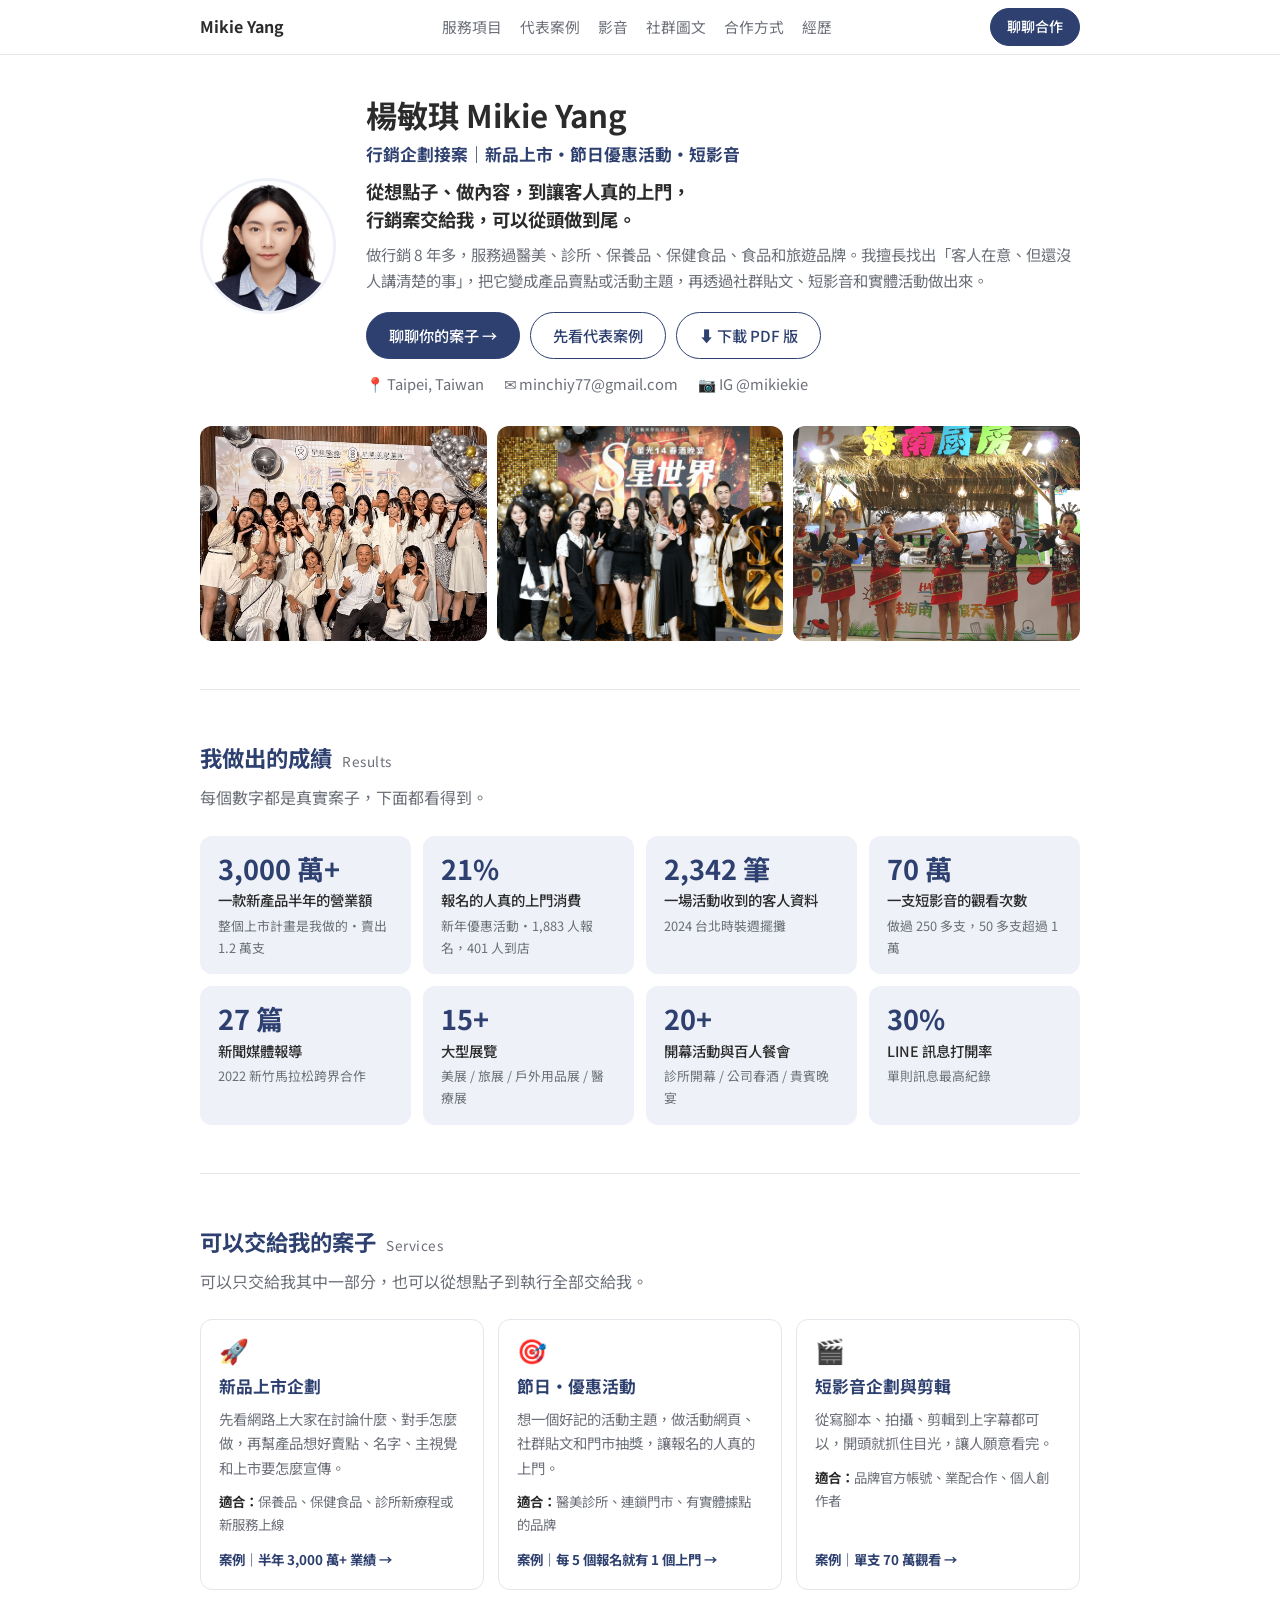
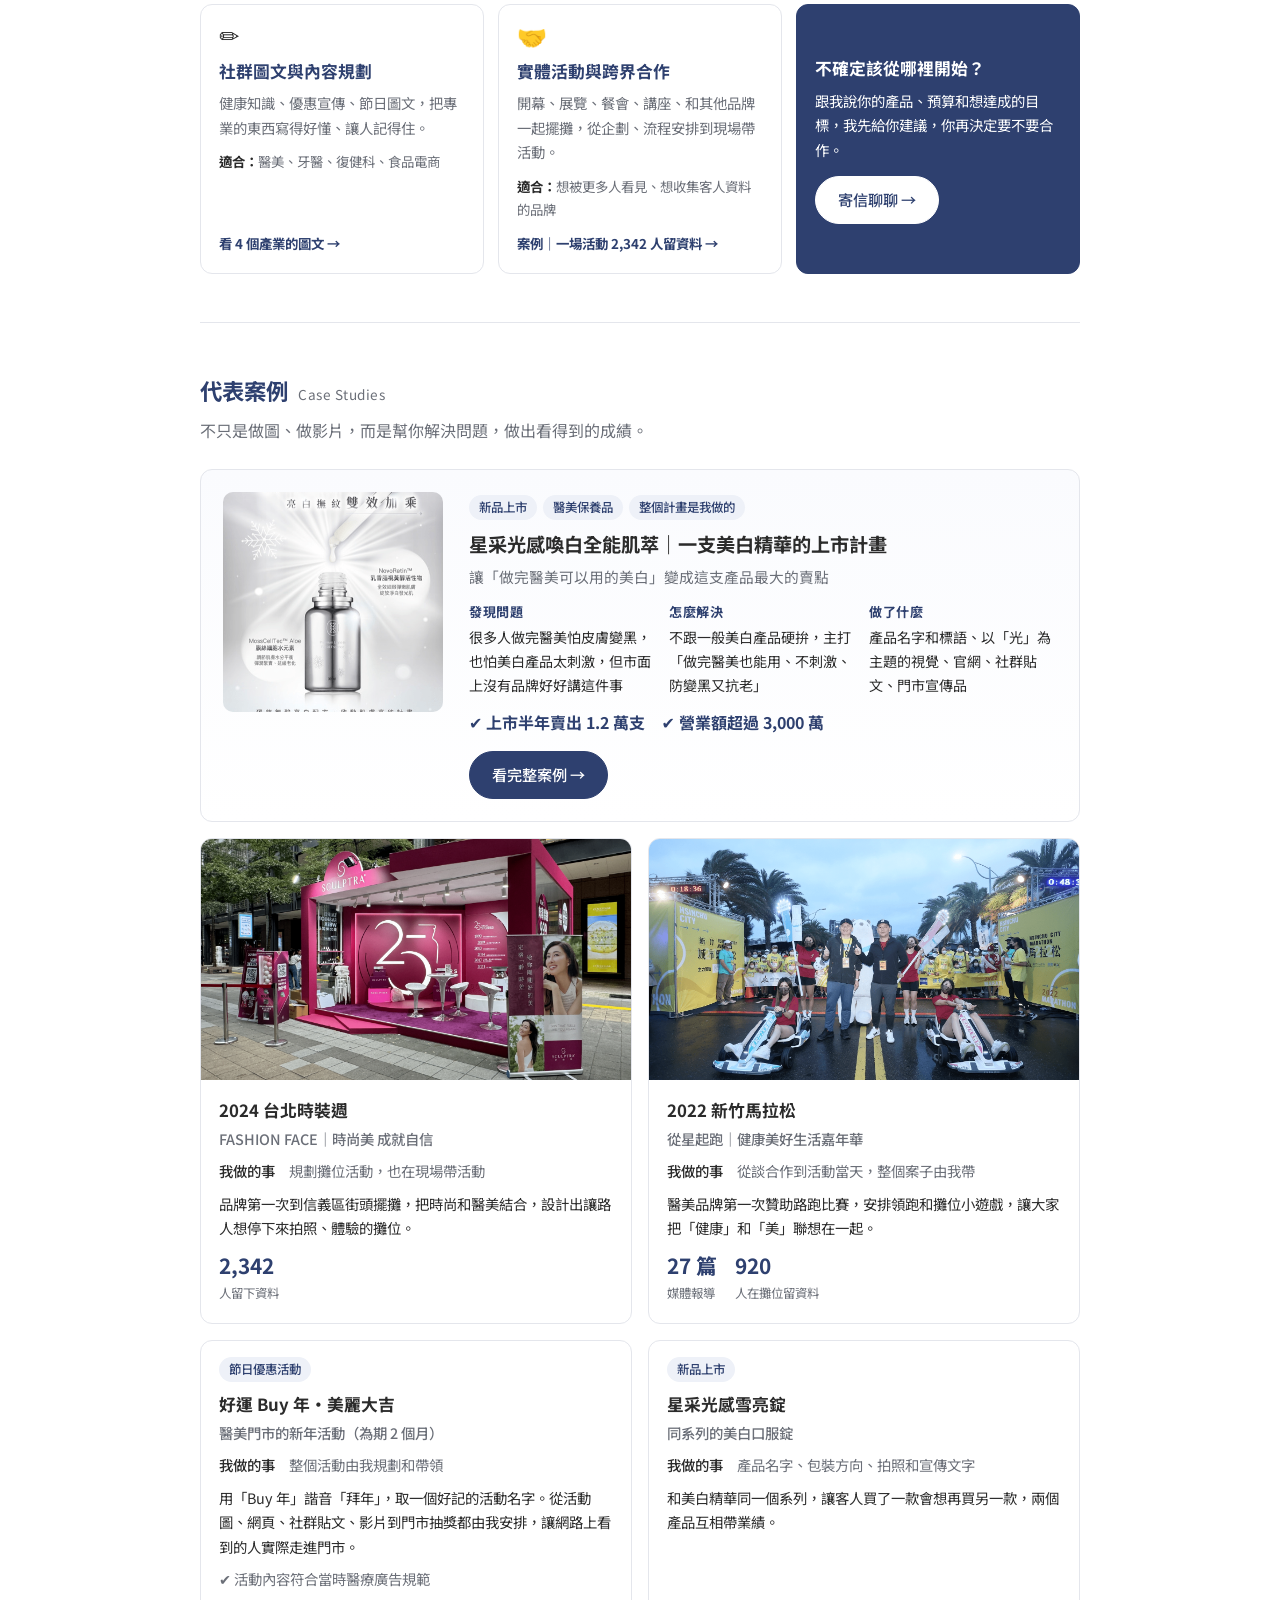
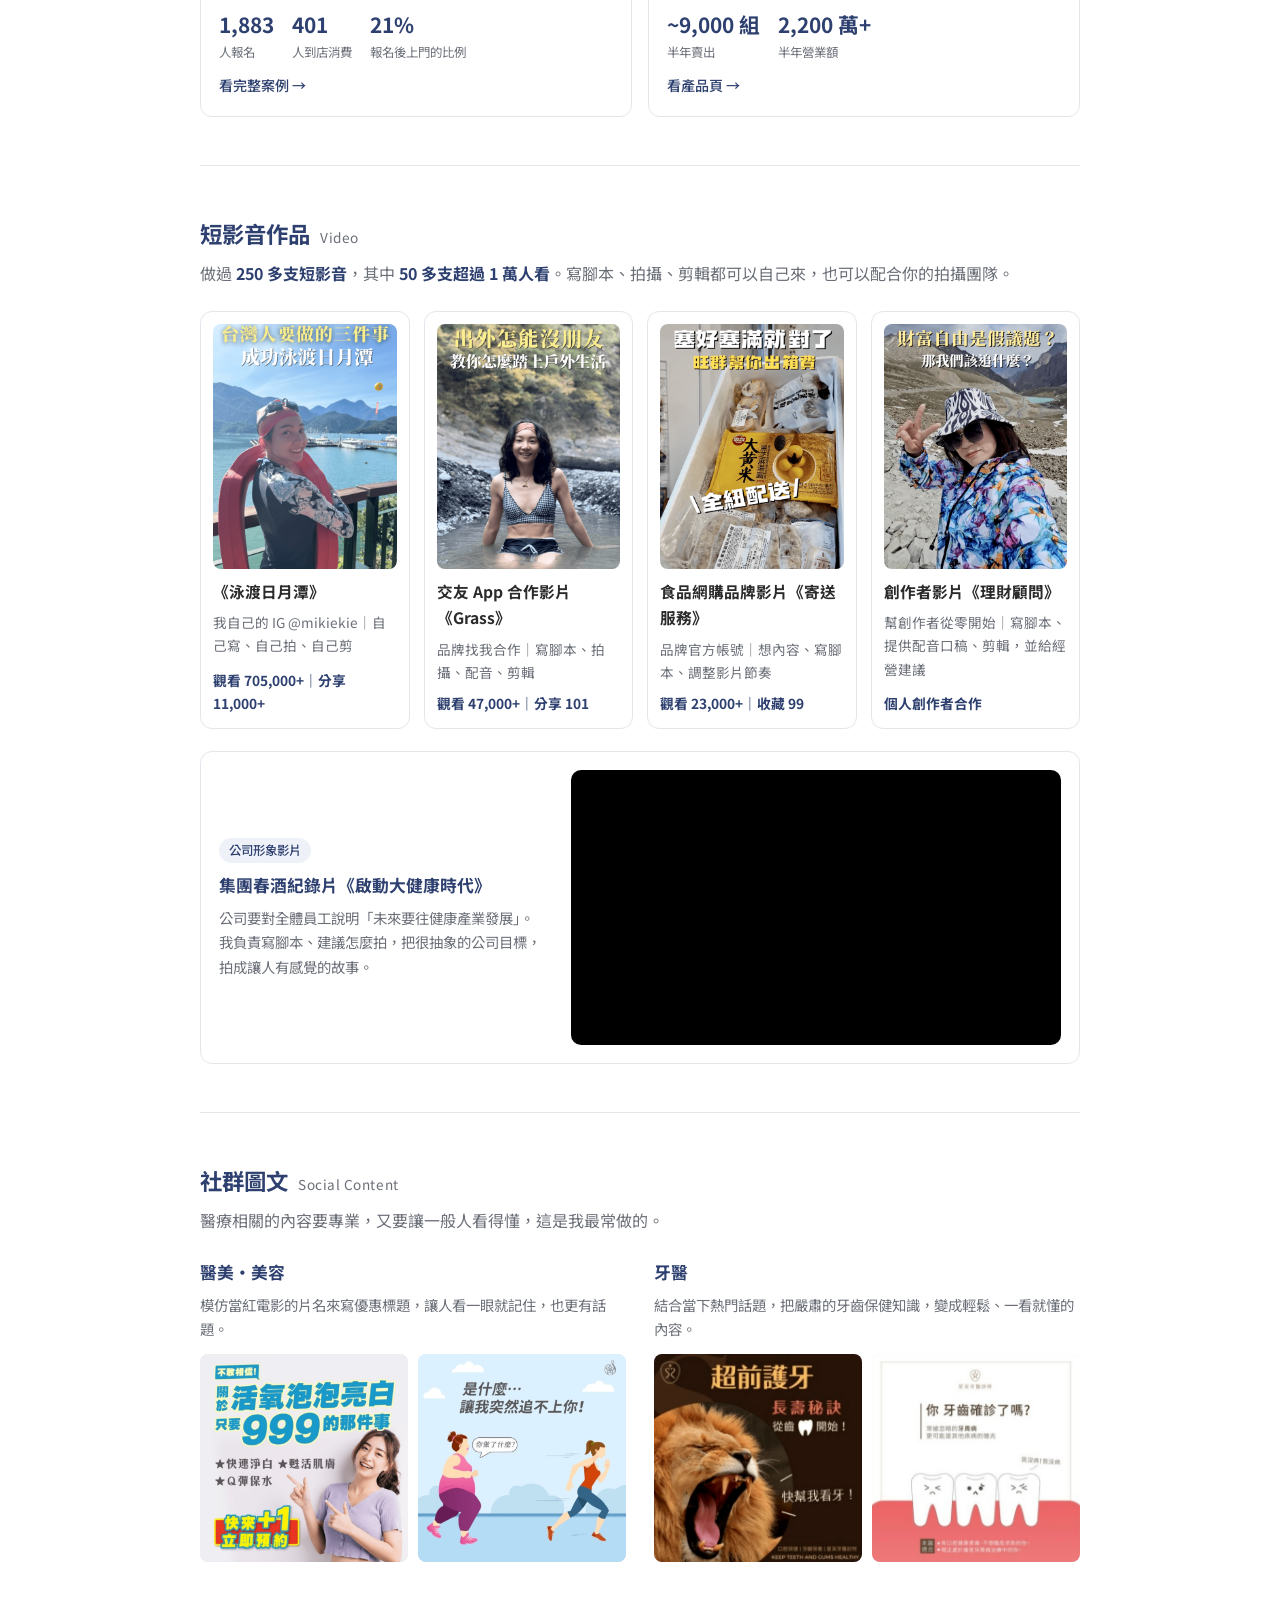
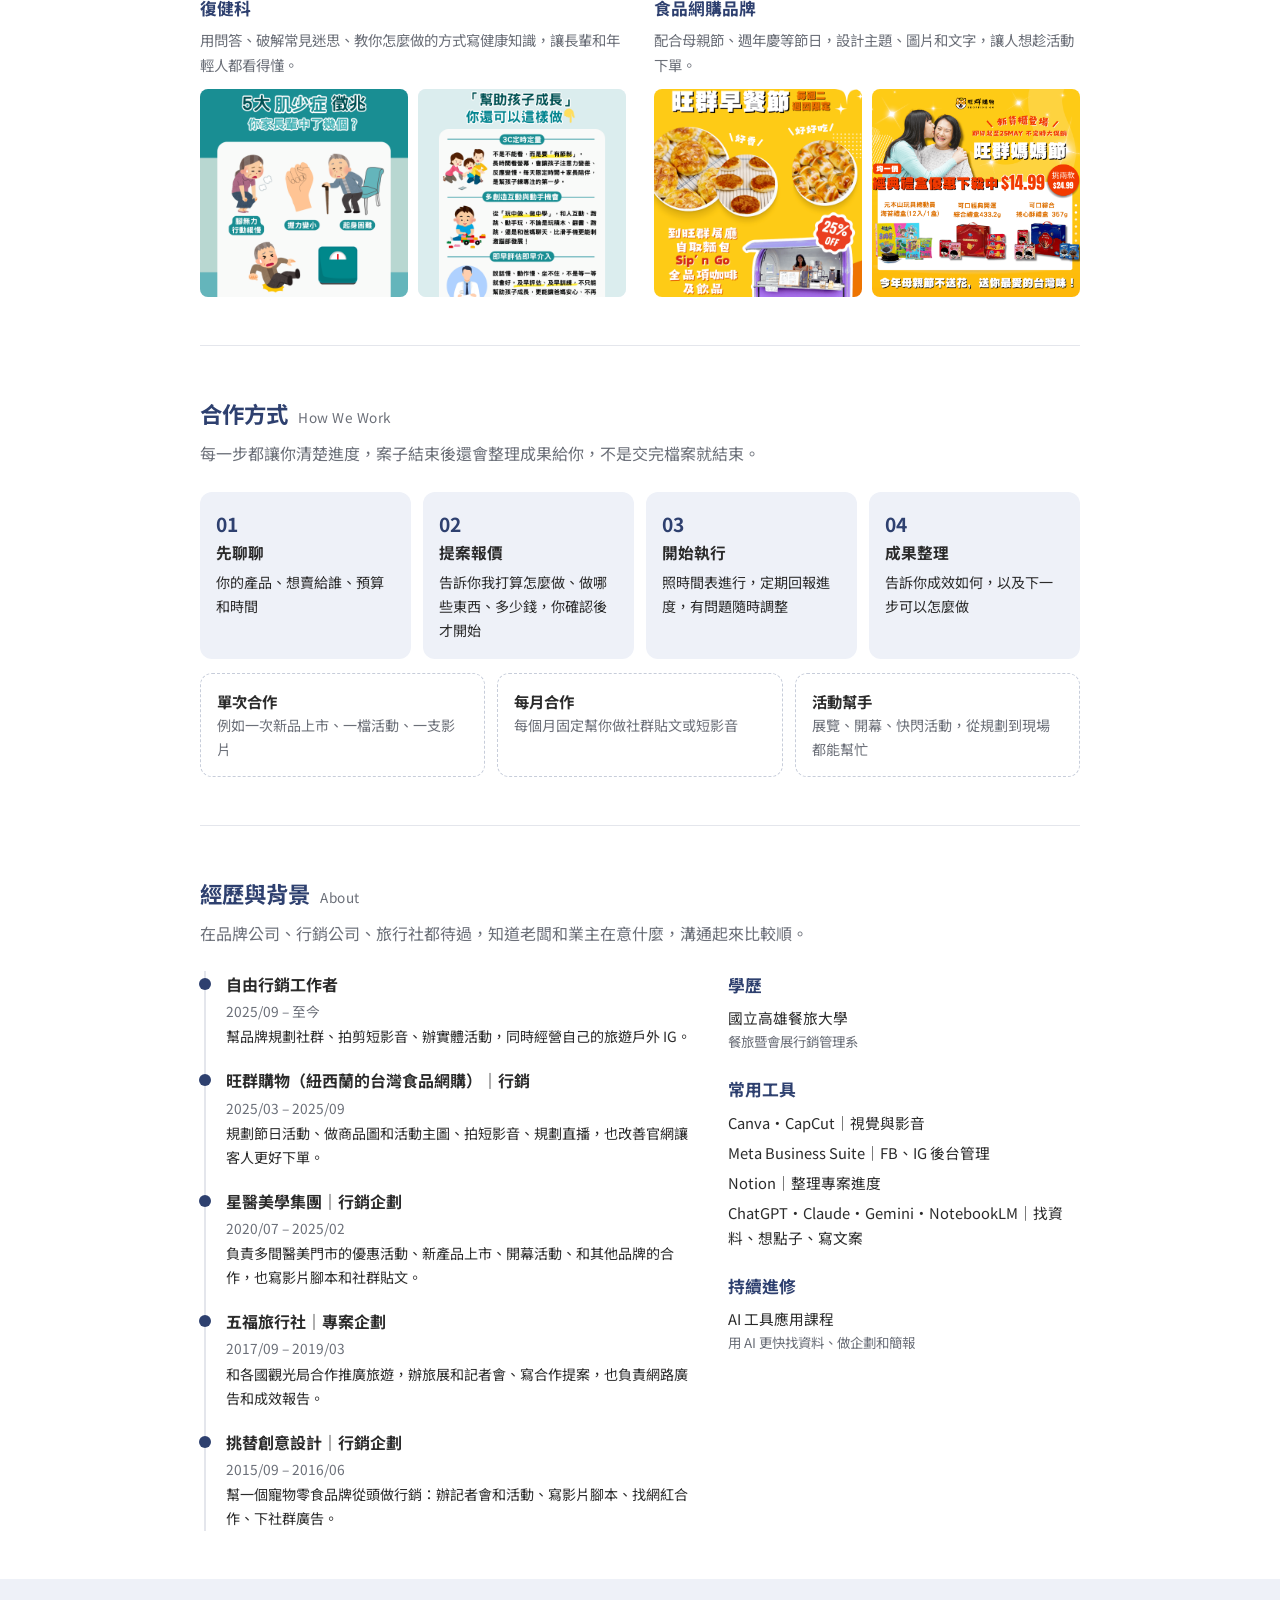
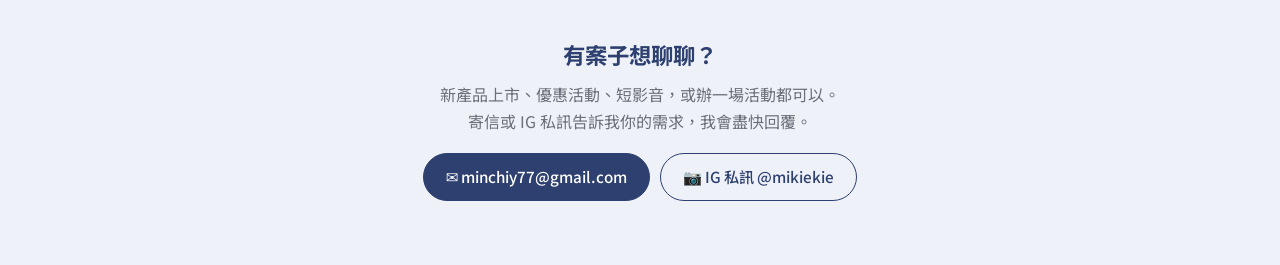
<file: index.html>
<!DOCTYPE html>
<html lang="zh-TW">
<head>
<meta charset="utf-8">
<meta name="viewport" content="width=device-width, initial-scale=1">
<meta name="robots" content="noindex, nofollow, noarchive, nosnippet, noimageindex">
<title>楊敏琪 Mikie Yang｜行銷企劃接案：新品上市・優惠活動・短影音</title>
<meta name="description" content="做行銷 8 年多，服務過醫美、診所、保養品、食品和旅遊品牌。新產品上市、節日優惠活動、短影音、實體活動，可以從想點子做到執行。">
<meta property="og:title" content="楊敏琪 Mikie Yang｜行銷企劃接案">
<meta property="og:description" content="新品上市・優惠活動・短影音・實體活動。代表案例：一款新產品半年營業額 3,000 萬+。">
<meta property="og:image" content="https://minchiy777.github.io/resume/images/avatar.png">
<link rel="preconnect" href="https://fonts.googleapis.com">
<link rel="preconnect" href="https://fonts.gstatic.com" crossorigin>
<link href="https://fonts.googleapis.com/css2?family=Noto+Sans+TC:wght@400;500;700&display=swap" rel="stylesheet">
<link rel="stylesheet" href="style.css">
</head>
<body>

<nav class="nav">
  <div class="wrap">
    <a class="brand" href="#top">Mikie Yang</a>
    <div class="links">
      <a href="#services">服務項目</a>
      <a href="#cases">代表案例</a>
      <a href="#video">影音</a>
      <a href="#graphics">社群圖文</a>
      <a href="#process">合作方式</a>
      <a href="#about">經歷</a>
    </div>
    <a class="btn" style="padding:6px 16px;font-size:.88rem" href="mailto:minchiy77@gmail.com?subject=合作洽詢">聊聊合作</a>
  </div>
</nav>

<!-- ========== Hero ========== -->
<header class="wrap" id="top">
  <section class="first">
    <div class="hero">
      <img class="avatar" src="images/avatar.png" alt="楊敏琪 Mikie Yang">
      <div>
        <h1>楊敏琪 Mikie Yang</h1>
        <p class="role">行銷企劃接案｜新品上市・節日優惠活動・短影音</p>
        <p class="tagline">從想點子、做內容，到讓客人真的上門，<br>行銷案交給我，可以從頭做到尾。</p>
        <p class="intro">做行銷 8 年多，服務過醫美、診所、保養品、保健食品、食品和旅遊品牌。我擅長找出「客人在意、但還沒人講清楚的事」，把它變成產品賣點或活動主題，再透過社群貼文、短影音和實體活動做出來。</p>
        <div class="btns">
          <a class="btn" href="mailto:minchiy77@gmail.com?subject=合作洽詢">聊聊你的案子 →</a>
          <a class="btn ghost no-print" href="#cases">先看代表案例</a>
          <a class="btn ghost no-print" href="Mikie-Yang-Portfolio.pdf" rel="nofollow" download>⬇ 下載 PDF 版</a>
        </div>
        <div class="contact">
          <span>📍 Taipei, Taiwan</span>
          <a href="mailto:minchiy77@gmail.com">✉️ minchiy77@gmail.com</a>
          <a href="https://www.instagram.com/mikiekie/" target="_blank" rel="noopener">📷 IG @mikiekie</a>
        </div>
      </div>
    </div>
    <div class="strip">
      <img src="images/event-1.png" alt="活動現場照片 1" loading="lazy">
      <img src="images/event-2.png" alt="活動現場照片 2" loading="lazy">
      <img src="images/event-3.png" alt="活動現場照片 3" loading="lazy">
    </div>
  </section>
</header>

<main class="wrap">

  <!-- ========== 成果數據 ========== -->
  <section>
    <h2>我做出的成績 <small>Results</small></h2>
    <p class="lead">每個數字都是真實案子，下面都看得到。</p>
    <p class="print-only" style="margin:-10px 0 14px;font-size:.85rem;color:var(--muted)">線上完整版（含影片與案例頁）：minchiy777.github.io/resume</p>
    <div class="stats">
      <div class="stat"><b>3,000 萬+</b><span>一款新產品半年的營業額</span><em>整個上市計畫是我做的・賣出 1.2 萬支</em></div>
      <div class="stat"><b>21%</b><span>報名的人真的上門消費</span><em>新年優惠活動・1,883 人報名，401 人到店</em></div>
      <div class="stat"><b>2,342 筆</b><span>一場活動收到的客人資料</span><em>2024 台北時裝週擺攤</em></div>
      <div class="stat"><b>70 萬</b><span>一支短影音的觀看次數</span><em>做過 250 多支，50 多支超過 1 萬</em></div>
      <div class="stat"><b>27 篇</b><span>新聞媒體報導</span><em>2022 新竹馬拉松跨界合作</em></div>
      <div class="stat"><b>15+</b><span>大型展覽</span><em>美展 / 旅展 / 戶外用品展 / 醫療展</em></div>
      <div class="stat"><b>20+</b><span>開幕活動與百人餐會</span><em>診所開幕 / 公司春酒 / 貴賓晚宴</em></div>
      <div class="stat"><b>30%</b><span>LINE 訊息打開率</span><em>單則訊息最高紀錄</em></div>
    </div>
  </section>

  <!-- ========== 服務項目 ========== -->
  <section id="services">
    <h2>可以交給我的案子 <small>Services</small></h2>
    <p class="lead">可以只交給我其中一部分，也可以從想點子到執行全部交給我。</p>
    <div class="services">
      <div class="svc">
        <div class="ic">🚀</div>
        <h3>新品上市企劃</h3>
        <p>先看網路上大家在討論什麼、對手怎麼做，再幫產品想好賣點、名字、主視覺和上市要怎麼宣傳。</p>
        <p class="fit"><b>適合：</b>保養品、保健食品、診所新療程或新服務上線</p>
        <p class="proof"><a href="case/lightinfacial.html">案例｜半年 3,000 萬+ 業績 →</a></p>
      </div>
      <div class="svc">
        <div class="ic">🎯</div>
        <h3>節日・優惠活動</h3>
        <p>想一個好記的活動主題，做活動網頁、社群貼文和門市抽獎，讓報名的人真的上門。</p>
        <p class="fit"><b>適合：</b>醫美診所、連鎖門市、有實體據點的品牌</p>
        <p class="proof"><a href="case/newyear.html">案例｜每 5 個報名就有 1 個上門 →</a></p>
      </div>
      <div class="svc">
        <div class="ic">🎬</div>
        <h3>短影音企劃與剪輯</h3>
        <p>從寫腳本、拍攝、剪輯到上字幕都可以，開頭就抓住目光，讓人願意看完。</p>
        <p class="fit"><b>適合：</b>品牌官方帳號、業配合作、個人創作者</p>
        <p class="proof"><a href="#video">案例｜單支 70 萬觀看 →</a></p>
      </div>
      <div class="svc">
        <div class="ic">✏️</div>
        <h3>社群圖文與內容規劃</h3>
        <p>健康知識、優惠宣傳、節日圖文，把專業的東西寫得好懂、讓人記得住。</p>
        <p class="fit"><b>適合：</b>醫美、牙醫、復健科、食品電商</p>
        <p class="proof"><a href="#graphics">看 4 個產業的圖文 →</a></p>
      </div>
      <div class="svc">
        <div class="ic">🤝</div>
        <h3>實體活動與跨界合作</h3>
        <p>開幕、展覽、餐會、講座、和其他品牌一起擺攤，從企劃、流程安排到現場帶活動。</p>
        <p class="fit"><b>適合：</b>想被更多人看見、想收集客人資料的品牌</p>
        <p class="proof"><a href="#case-fashion">案例｜一場活動 2,342 人留資料 →</a></p>
      </div>
      <div class="svc cta">
        <h3>不確定該從哪裡開始？</h3>
        <p>跟我說你的產品、預算和想達成的目標，我先給你建議，你再決定要不要合作。</p>
        <a class="btn" href="mailto:minchiy77@gmail.com?subject=合作洽詢">寄信聊聊 →</a>
      </div>
    </div>
  </section>

  <!-- ========== 代表案例 ========== -->
  <section id="cases">
    <h2>代表案例 <small>Case Studies</small></h2>
    <p class="lead">不只是做圖、做影片，而是幫你解決問題，做出看得到的成績。</p>

    <div class="feature">
      <img src="images/product-1.png" alt="星采光感喚白全能肌萃" loading="lazy">
      <div>
        <span class="tag">新品上市</span><span class="tag">醫美保養品</span><span class="tag">整個計畫是我做的</span>
        <h3>星采光感喚白全能肌萃｜一支美白精華的上市計畫</h3>
        <p class="sub">讓「做完醫美可以用的美白」變成這支產品最大的賣點</p>
        <div class="steps3">
          <div><b>發現問題</b>很多人做完醫美怕皮膚變黑，也怕美白產品太刺激，但市面上沒有品牌好好講這件事</div>
          <div><b>怎麼解決</b>不跟一般美白產品硬拚，主打「做完醫美也能用、不刺激、防變黑又抗老」</div>
          <div><b>做了什麼</b>產品名字和標語、以「光」為主題的視覺、官網、社群貼文、門市宣傳品</div>
        </div>
        <p class="result">✔ 上市半年賣出 1.2 萬支　✔ 營業額超過 3,000 萬</p>
        <a class="btn" style="margin-top:14px" href="case/lightinfacial.html">看完整案例 →</a>
      </div>
    </div>

    <div class="cases">
      <article class="case" id="case-fashion">
        <img src="images/partner-2.png" alt="2024 台北時裝週" loading="lazy">
        <div class="body">
          <h3>2024 台北時裝週</h3>
          <h4>FASHION FACE｜時尚美 成就自信</h4>
          <p class="role-line"><b>我做的事</b>　規劃攤位活動，也在現場帶活動</p>
          <p>品牌第一次到信義區街頭擺攤，把時尚和醫美結合，設計出讓路人想停下來拍照、體驗的攤位。</p>
          <div class="kpi"><div><b>2,342</b><span>人留下資料</span></div></div>
        </div>
      </article>
      <article class="case">
        <img src="images/partner-1.png" alt="2022 新竹馬拉松" loading="lazy">
        <div class="body">
          <h3>2022 新竹馬拉松</h3>
          <h4>從星起跑｜健康美好生活嘉年華</h4>
          <p class="role-line"><b>我做的事</b>　從談合作到活動當天，整個案子由我帶</p>
          <p>醫美品牌第一次贊助路跑比賽，安排領跑和攤位小遊戲，讓大家把「健康」和「美」聯想在一起。</p>
          <div class="kpi"><div><b>27 篇</b><span>媒體報導</span></div><div><b>920</b><span>人在攤位留資料</span></div></div>
        </div>
      </article>
      <article class="case" id="case-newyear">
        <div class="body">
          <span class="tag" style="align-self:flex-start">節日優惠活動</span>
          <h3>好運 Buy 年・美麗大吉</h3>
          <h4>醫美門市的新年活動（為期 2 個月）</h4>
          <p class="role-line"><b>我做的事</b>　整個活動由我規劃和帶領</p>
          <p>用「Buy 年」諧音「拜年」，取一個好記的活動名字。從活動圖、網頁、社群貼文、影片到門市抽獎都由我安排，讓網路上看到的人實際走進門市。</p>
          <p class="role-line" style="margin-top:8px">✔ 活動內容符合當時醫療廣告規範</p>
          <div class="kpi"><div><b>1,883</b><span>人報名</span></div><div><b>401</b><span>人到店消費</span></div><div><b>21%</b><span>報名後上門的比例</span></div></div>
          <a class="more" href="case/newyear.html">看完整案例 →</a>
        </div>
      </article>
      <article class="case">
        <div class="body">
          <span class="tag" style="align-self:flex-start">新品上市</span>
          <h3>星采光感雪亮錠</h3>
          <h4>同系列的美白口服錠</h4>
          <p class="role-line"><b>我做的事</b>　產品名字、包裝方向、拍照和宣傳文字</p>
          <p>和美白精華同一個系列，讓客人買了一款會想再買另一款，兩個產品互相帶業績。</p>
          <div class="kpi"><div><b>~9,000 組</b><span>半年賣出</span></div><div><b>2,200 萬+</b><span>半年營業額</span></div></div>
          <a class="more" href="https://www.starnic.com.tw/introduction/detail/95-Premium-Light-In-Sparkling-Complex" target="_blank" rel="noopener">看產品頁 →</a>
        </div>
      </article>
    </div>
  </section>

  <!-- ========== 影音 ========== -->
  <section id="video">
    <h2>短影音作品 <small>Video</small></h2>
    <p class="lead">做過 <strong class="n">250 多支短影音</strong>，其中 <strong class="n">50 多支超過 1 萬人看</strong>。寫腳本、拍攝、剪輯都可以自己來，也可以配合你的拍攝團隊。</p>
    <div class="cards">
      <a class="vcard" href="https://www.instagram.com/reel/DALQ_TDAmyQ/" target="_blank" rel="noopener">
        <img src="images/video-1.png" alt="《泳渡日月潭》" loading="lazy">
        <h3>《泳渡日月潭》</h3>
        <p>我自己的 IG @mikiekie｜自己寫、自己拍、自己剪</p>
        <p class="num">觀看 705,000+｜分享 11,000+</p>
      </a>
      <a class="vcard" href="https://www.instagram.com/reel/DFC5xJsznJ2/" target="_blank" rel="noopener">
        <img src="images/video-2.png" alt="《Grass》業配" loading="lazy">
        <h3>交友 App 合作影片《Grass》</h3>
        <p>品牌找我合作｜寫腳本、拍攝、配音、剪輯</p>
        <p class="num">觀看 47,000+｜分享 101</p>
      </a>
      <a class="vcard" href="https://www.tiktok.com/@wonchunnz/video/7498513033031863570" target="_blank" rel="noopener">
        <img src="images/video-3.png" alt="《寄送服務》品牌官方影片" loading="lazy">
        <h3>食品網購品牌影片《寄送服務》</h3>
        <p>品牌官方帳號｜想內容、寫腳本、調整影片節奏</p>
        <p class="num">觀看 23,000+｜收藏 99</p>
      </a>
      <a class="vcard" href="https://www.instagram.com/p/DLw36XsR4FY/" target="_blank" rel="noopener">
        <img src="images/video-4.png" alt="創作者影片《理財顧問》" loading="lazy">
        <h3>創作者影片《理財顧問》</h3>
        <p>幫創作者從零開始｜寫腳本、提供配音口稿、剪輯，並給經營建議</p>
        <p class="num">個人創作者合作</p>
      </a>
    </div>
    <div class="film">
      <div>
        <span class="tag">公司形象影片</span>
        <h3>集團春酒紀錄片《啟動大健康時代》</h3>
        <p>公司要對全體員工說明「未來要往健康產業發展」。我負責寫腳本、建議怎麼拍，把很抽象的公司目標，拍成讓人有感覺的故事。</p>
        <p class="print-only" style="margin-top:6px">▶ 觀看影片：<a href="https://www.youtube.com/watch?v=UCDlieJIynk">youtube.com/watch?v=UCDlieJIynk</a></p>
      </div>
      <div class="video">
        <iframe src="https://www.youtube.com/embed/UCDlieJIynk" title="品牌春酒紀錄片《啟動大健康時代》" loading="lazy" allow="accelerometer; encrypted-media; gyroscope; picture-in-picture" allowfullscreen></iframe>
      </div>
    </div>
  </section>

  <!-- ========== 社群圖文 ========== -->
  <section id="graphics">
    <h2>社群圖文 <small>Social Content</small></h2>
    <p class="lead">醫療相關的內容要專業，又要讓一般人看得懂，這是我最常做的。</p>
    <div class="gal-grid">
      <div class="gal">
        <h3>醫美・美容</h3>
        <p>模仿當紅電影的片名來寫優惠標題，讓人看一眼就記住，也更有話題。</p>
        <div class="imgs">
          <img src="images/gfx-beauty-1.png" alt="醫美社群圖文 1" loading="lazy">
          <img src="images/gfx-beauty-2.png" alt="醫美社群圖文 2" loading="lazy">
        </div>
      </div>
      <div class="gal">
        <h3>牙醫</h3>
        <p>結合當下熱門話題，把嚴肅的牙齒保健知識，變成輕鬆、一看就懂的內容。</p>
        <div class="imgs">
          <img src="images/gfx-dental-1.png" alt="牙醫社群圖文 1" loading="lazy">
          <img src="images/gfx-dental-2.png" alt="牙醫社群圖文 2" loading="lazy">
        </div>
      </div>
      <div class="gal">
        <h3>復健科</h3>
        <p>用問答、破解常見迷思、教你怎麼做的方式寫健康知識，讓長輩和年輕人都看得懂。</p>
        <div class="imgs">
          <img src="images/gfx-rehab-1.png" alt="復健科社群圖文 1" loading="lazy">
          <img src="images/gfx-rehab-2.png" alt="復健科社群圖文 2" loading="lazy">
        </div>
      </div>
      <div class="gal">
        <h3>食品網購品牌</h3>
        <p>配合母親節、週年慶等節日，設計主題、圖片和文字，讓人想趁活動下單。</p>
        <div class="imgs">
          <img src="images/gfx-food-1.png" alt="食品電商社群圖文 1" loading="lazy">
          <img src="images/gfx-food-2.png" alt="食品電商社群圖文 2" loading="lazy">
        </div>
      </div>
    </div>
  </section>

  <!-- ========== 合作方式 ========== -->
  <section id="process">
    <h2>合作方式 <small>How We Work</small></h2>
    <p class="lead">每一步都讓你清楚進度，案子結束後還會整理成果給你，不是交完檔案就結束。</p>
    <div class="process">
      <div><b>先聊聊</b>你的產品、想賣給誰、預算和時間</div>
      <div><b>提案報價</b>告訴你我打算怎麼做、做哪些東西、多少錢，你確認後才開始</div>
      <div><b>開始執行</b>照時間表進行，定期回報進度，有問題隨時調整</div>
      <div><b>成果整理</b>告訴你成效如何，以及下一步可以怎麼做</div>
    </div>
    <div class="modes">
      <div><b>單次合作</b>例如一次新品上市、一檔活動、一支影片</div>
      <div><b>每月合作</b>每個月固定幫你做社群貼文或短影音</div>
      <div><b>活動幫手</b>展覽、開幕、快閃活動，從規劃到現場都能幫忙</div>
    </div>
  </section>

  <!-- ========== 經歷 ========== -->
  <section id="about">
    <h2>經歷與背景 <small>About</small></h2>
    <p class="lead">在品牌公司、行銷公司、旅行社都待過，知道老闆和業主在意什麼，溝通起來比較順。</p>
    <div class="cols-2">
      <div>
        <article class="job">
          <h3>自由行銷工作者</h3>
          <p class="meta">2025/09 – 至今</p>
          <p>幫品牌規劃社群、拍剪短影音、辦實體活動，同時經營自己的旅遊戶外 IG。</p>
        </article>
        <article class="job">
          <h3>旺群購物（紐西蘭的台灣食品網購）｜行銷</h3>
          <p class="meta">2025/03 – 2025/09</p>
          <p>規劃節日活動、做商品圖和活動主圖、拍短影音、規劃直播，也改善官網讓客人更好下單。</p>
        </article>
        <article class="job">
          <h3>星醫美學集團｜行銷企劃</h3>
          <p class="meta">2020/07 – 2025/02</p>
          <p>負責多間醫美門市的優惠活動、新產品上市、開幕活動、和其他品牌的合作，也寫影片腳本和社群貼文。</p>
        </article>
        <article class="job">
          <h3>五福旅行社｜專案企劃</h3>
          <p class="meta">2017/09 – 2019/03</p>
          <p>和各國觀光局合作推廣旅遊，辦旅展和記者會、寫合作提案，也負責網路廣告和成效報告。</p>
        </article>
        <article class="job">
          <h3>挑替創意設計｜行銷企劃</h3>
          <p class="meta">2015/09 – 2016/06</p>
          <p>幫一個寵物零食品牌從頭做行銷：辦記者會和活動、寫影片腳本、找網紅合作、下社群廣告。</p>
        </article>
      </div>
      <div class="side">
        <h3>學歷</h3>
        <div>
          <p>國立高雄餐旅大學<span>餐旅暨會展行銷管理系</span></p>
        </div>
        <h3>常用工具</h3>
        <ul class="plain">
          <li>Canva・CapCut｜視覺與影音</li>
          <li>Meta Business Suite｜FB、IG 後台管理</li>
          <li>Notion｜整理專案進度</li>
          <li>ChatGPT・Claude・Gemini・NotebookLM｜找資料、想點子、寫文案</li>
        </ul>
        <h3>持續進修</h3>
        <p>AI 工具應用課程<span>用 AI 更快找資料、做企劃和簡報</span></p>
      </div>
    </div>
  </section>

</main>

<footer>
  <h2>有案子想聊聊？</h2>
  <p>新產品上市、優惠活動、短影音，或辦一場活動都可以。<br>寄信或 IG 私訊告訴我你的需求，我會盡快回覆。</p>
  <div class="btns">
    <a class="btn" href="mailto:minchiy77@gmail.com?subject=合作洽詢">✉️ minchiy77@gmail.com</a>
    <a class="btn ghost" href="https://www.instagram.com/mikiekie/" target="_blank" rel="noopener">📷 IG 私訊 @mikiekie</a>
  </div>
</footer>

</body>
</html>
</file>
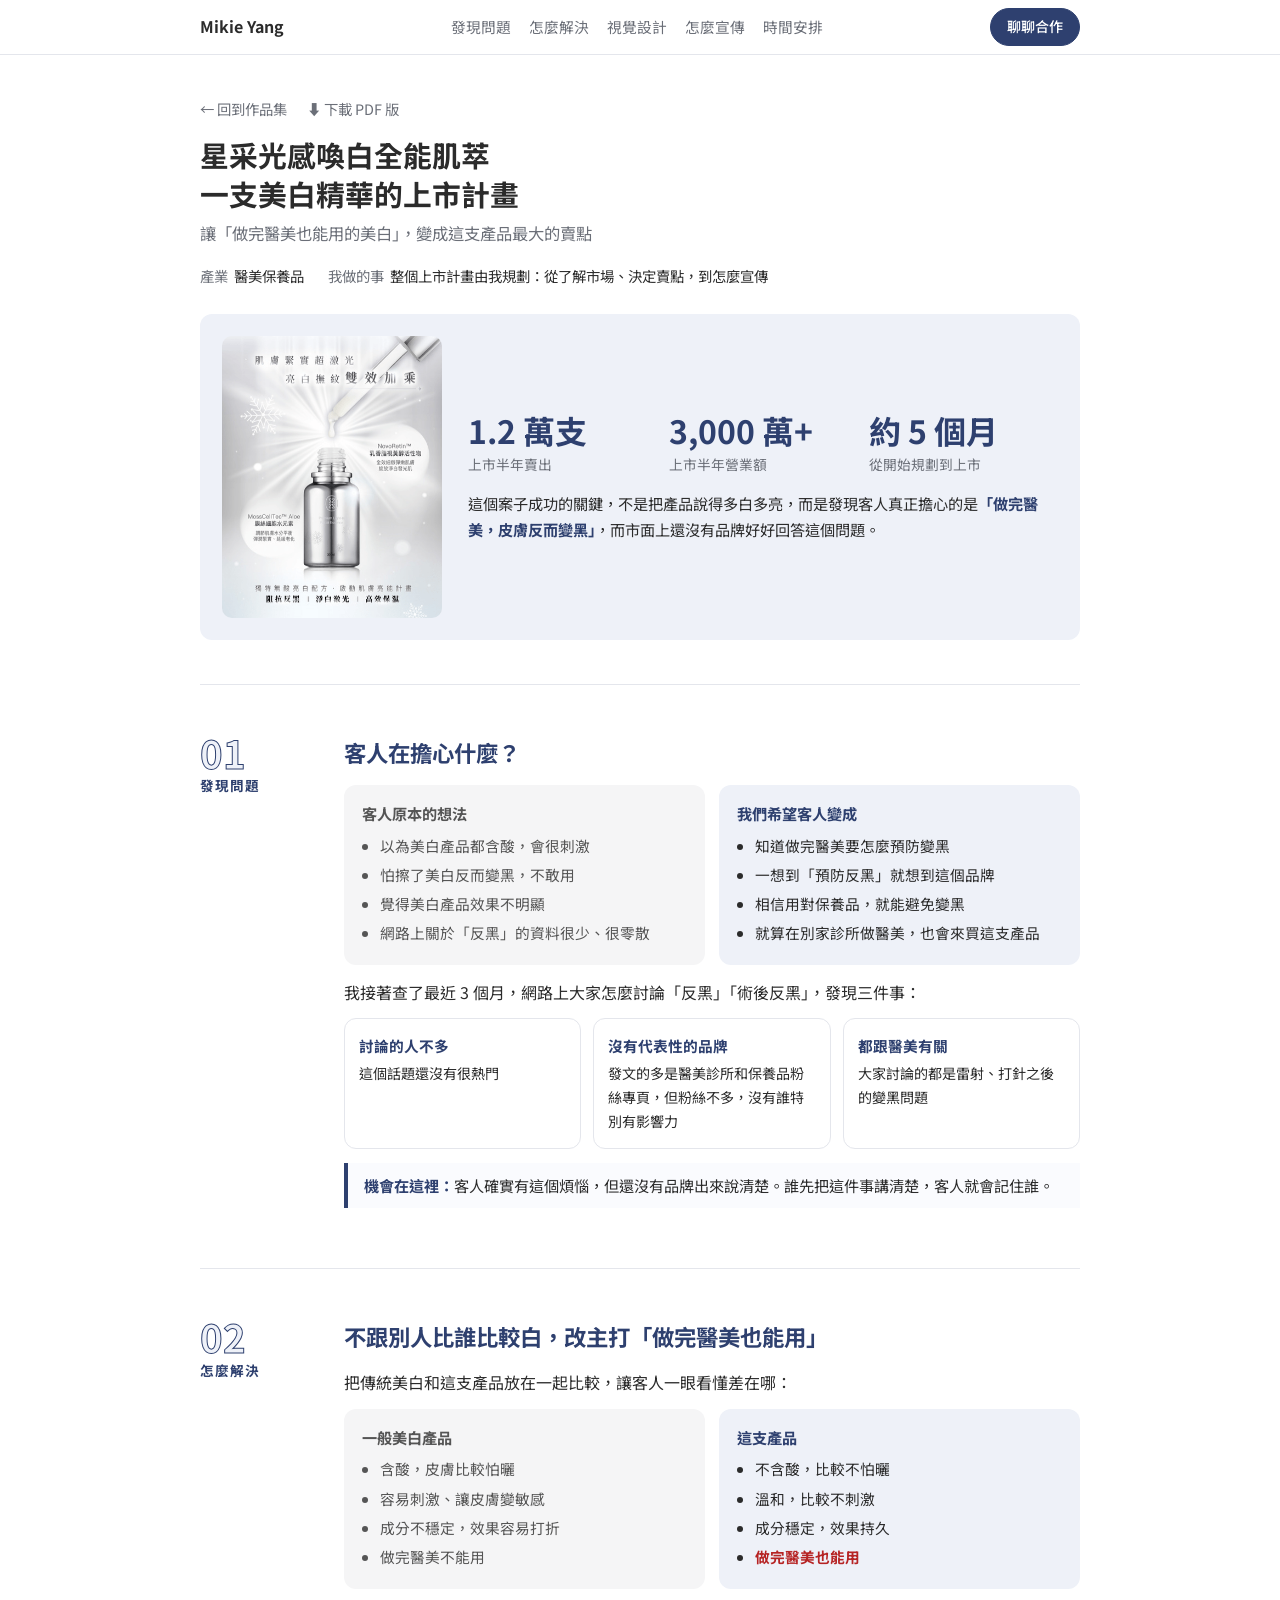
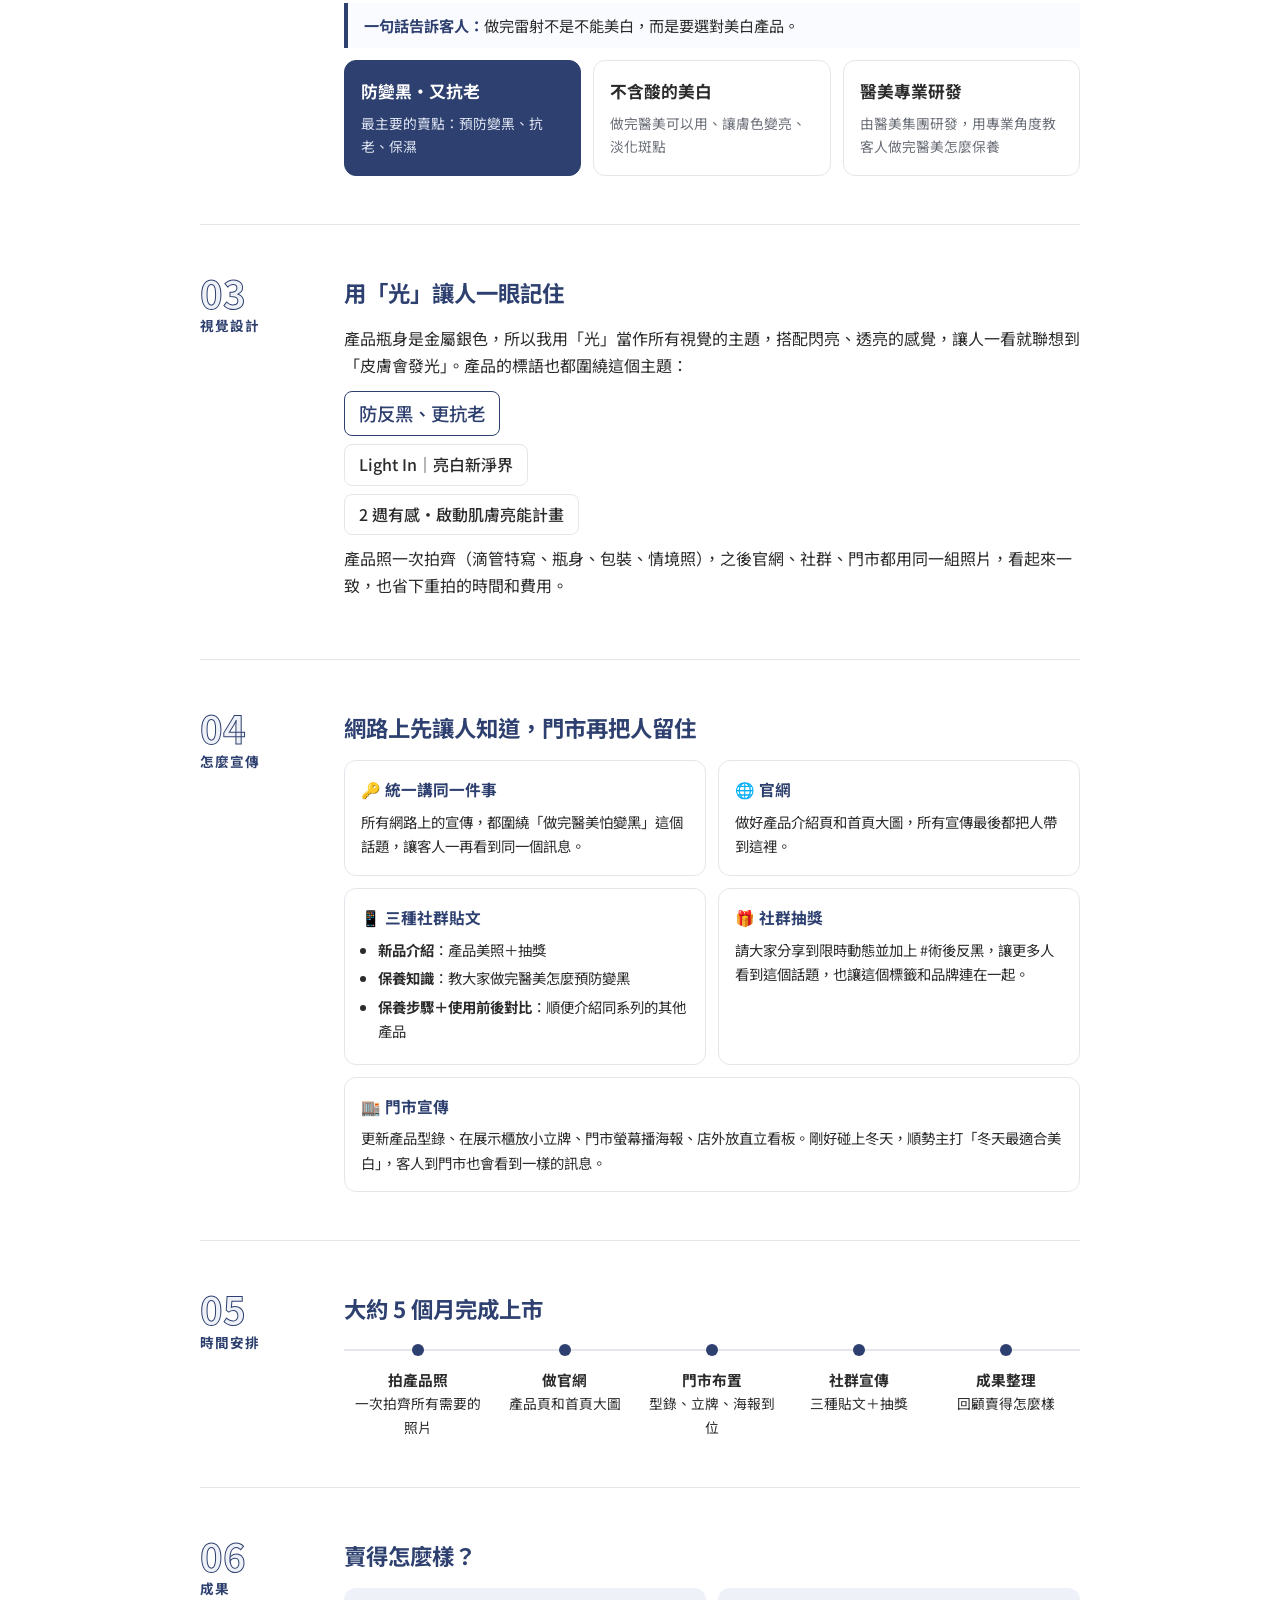
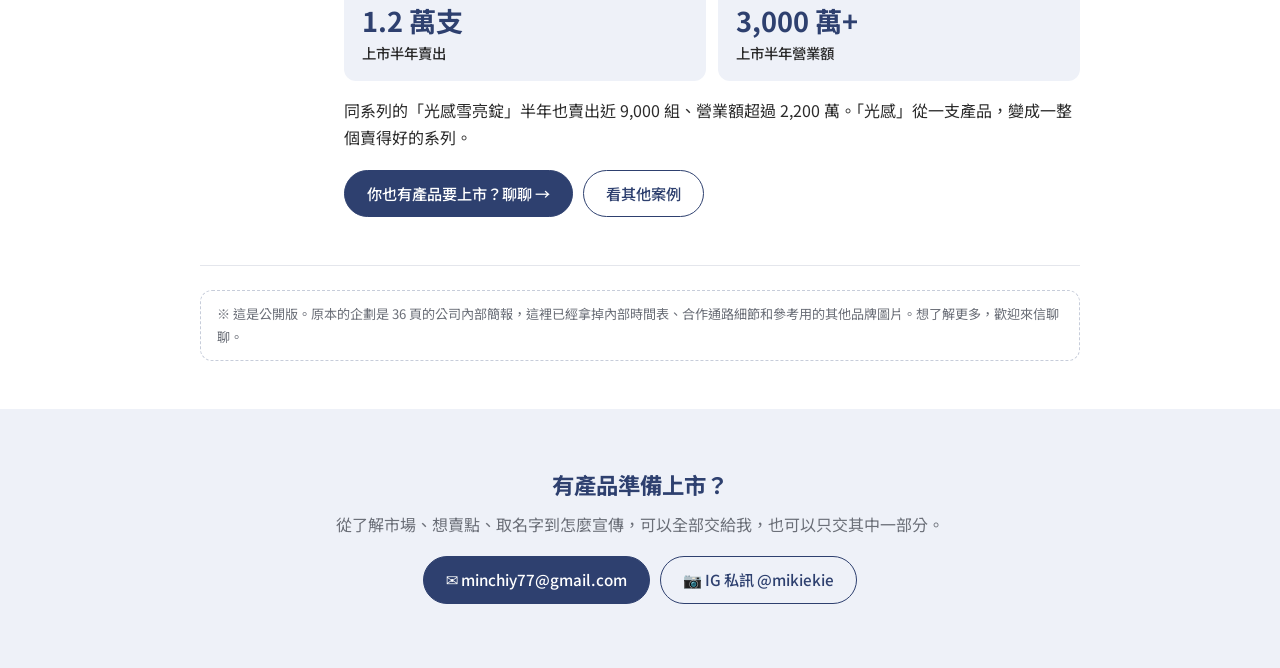
<file: case/lightinfacial.html>
<!DOCTYPE html>
<html lang="zh-TW">
<head>
<meta charset="utf-8">
<meta name="viewport" content="width=device-width, initial-scale=1">
<meta name="robots" content="noindex, nofollow, noarchive, nosnippet, noimageindex">
<title>案例｜星采光感喚白全能肌萃 上市計畫 — Mikie Yang</title>
<meta name="description" content="發現「做完醫美怕變黑」是客人真正的擔心，把美白精華打造成醫美後也能用的保養品，上市半年賣出 1.2 萬支、營業額超過 3,000 萬。">
<meta property="og:title" content="案例｜星采光感喚白全能肌萃 上市計畫">
<meta property="og:description" content="找出客人的擔心 → 決定賣點 → 視覺設計 → 宣傳，半年營業額 3,000 萬+。">
<meta property="og:image" content="https://minchiy777.github.io/resume/images/product-1.png">
<link rel="preconnect" href="https://fonts.googleapis.com">
<link rel="preconnect" href="https://fonts.gstatic.com" crossorigin>
<link href="https://fonts.googleapis.com/css2?family=Noto+Sans+TC:wght@400;500;700&display=swap" rel="stylesheet">
<link rel="stylesheet" href="../style.css">
</head>
<body class="case-page">

<nav class="nav">
  <div class="wrap">
    <a class="brand" href="../index.html">Mikie Yang</a>
    <div class="links">
      <a href="#c1">發現問題</a>
      <a href="#c2">怎麼解決</a>
      <a href="#c3">視覺設計</a>
      <a href="#c4">怎麼宣傳</a>
      <a href="#c5">時間安排</a>
    </div>
    <a class="btn" style="padding:6px 16px;font-size:.88rem" href="mailto:minchiy77@gmail.com?subject=合作洽詢（看過全能肌萃案例）">聊聊合作</a>
  </div>
</nav>

<main class="wrap">

  <header class="case-hero">
    <a class="back no-print" href="../index.html#cases">← 回到作品集</a>
    <a class="back no-print" style="margin-left:16px" href="../Mikie-Yang-Case-LightIn.pdf" rel="nofollow" download>⬇ 下載 PDF 版</a>
    <h1>星采光感喚白全能肌萃<br>一支美白精華的上市計畫</h1>
    <p class="sub">讓「做完醫美也能用的美白」，變成這支產品最大的賣點</p>
    <div class="meta-row">
      <span><b>產業</b>醫美保養品</span>
      <span><b>我做的事</b>整個上市計畫由我規劃：從了解市場、決定賣點，到怎麼宣傳</span>
    </div>

    <div class="big-result">
      <img src="../images/product-1.png" alt="星采光感喚白全能肌萃">
      <div>
        <div class="nums">
          <div><b>1.2 萬支</b><span>上市半年賣出</span></div>
          <div><b>3,000 萬+</b><span>上市半年營業額</span></div>
          <div><b>約 5 個月</b><span>從開始規劃到上市</span></div>
        </div>
        <p>這個案子成功的關鍵，不是把產品說得多白多亮，而是發現客人真正擔心的是<strong class="n">「做完醫美，皮膚反而變黑」</strong>，而市面上還沒有品牌好好回答這個問題。</p>
      </div>
    </div>
  </header>

  <!-- 01 -->
  <section id="c1" style="margin-top:36px">
    <div class="ch">
      <div class="no">01<small>發現問題</small></div>
      <div>
        <h2>客人在擔心什麼？</h2>
        <div class="vs">
          <div class="old">
            <h4>客人原本的想法</h4>
            <ul>
              <li>以為美白產品都含酸，會很刺激</li>
              <li>怕擦了美白反而變黑，不敢用</li>
              <li>覺得美白產品效果不明顯</li>
              <li>網路上關於「反黑」的資料很少、很零散</li>
            </ul>
          </div>
          <div class="new">
            <h4>我們希望客人變成</h4>
            <ul>
              <li>知道做完醫美要怎麼預防變黑</li>
              <li>一想到「預防反黑」就想到這個品牌</li>
              <li>相信用對保養品，就能避免變黑</li>
              <li>就算在別家診所做醫美，也會來買這支產品</li>
            </ul>
          </div>
        </div>

        <p>我接著查了最近 3 個月，網路上大家怎麼討論「反黑」「術後反黑」，發現三件事：</p>
        <div class="find">
          <div><b>討論的人不多</b>這個話題還沒有很熱門</div>
          <div><b>沒有代表性的品牌</b>發文的多是醫美診所和保養品粉絲專頁，但粉絲不多，沒有誰特別有影響力</div>
          <div><b>都跟醫美有關</b>大家討論的都是雷射、打針之後的變黑問題</div>
        </div>
        <p class="insight"><b>機會在這裡：</b>客人確實有這個煩惱，但還沒有品牌出來說清楚。誰先把這件事講清楚，客人就會記住誰。</p>
      </div>
    </div>
  </section>

  <!-- 02 -->
  <section id="c2">
    <div class="ch">
      <div class="no">02<small>怎麼解決</small></div>
      <div>
        <h2>不跟別人比誰比較白，改主打「做完醫美也能用」</h2>
        <p>把傳統美白和這支產品放在一起比較，讓客人一眼看懂差在哪：</p>
        <div class="vs">
          <div class="old">
            <h4>一般美白產品</h4>
            <ul>
              <li>含酸，皮膚比較怕曬</li>
              <li>容易刺激、讓皮膚變敏感</li>
              <li>成分不穩定，效果容易打折</li>
              <li>做完醫美不能用</li>
            </ul>
          </div>
          <div class="new">
            <h4>這支產品</h4>
            <ul>
              <li>不含酸，比較不怕曬</li>
              <li>溫和，比較不刺激</li>
              <li>成分穩定，效果持久</li>
              <li><strong style="color:var(--highlight)">做完醫美也能用</strong></li>
            </ul>
          </div>
        </div>
        <p class="insight"><b>一句話告訴客人：</b>做完雷射不是不能美白，而是要選對美白產品。</p>
        <div class="pillars">
          <div class="main"><b>防變黑・又抗老</b>最主要的賣點：預防變黑、抗老、保濕</div>
          <div><b>不含酸的美白</b>做完醫美可以用、讓膚色變亮、淡化斑點</div>
          <div><b>醫美專業研發</b>由醫美集團研發，用專業角度教客人做完醫美怎麼保養</div>
        </div>
      </div>
    </div>
  </section>

  <!-- 03 -->
  <section id="c3">
    <div class="ch">
      <div class="no">03<small>視覺設計</small></div>
      <div>
        <h2>用「光」讓人一眼記住</h2>
        <p>產品瓶身是金屬銀色，所以我用「光」當作所有視覺的主題，搭配閃亮、透亮的感覺，讓人一看就聯想到「皮膚會發光」。產品的標語也都圍繞這個主題：</p>
        <div class="copy">
          <span class="k">防反黑、更抗老</span>
          <span>Light In｜亮白新淨界</span>
          <span>2 週有感・啟動肌膚亮能計畫</span>
        </div>
        <p>產品照一次拍齊（滴管特寫、瓶身、包裝、情境照），之後官網、社群、門市都用同一組照片，看起來一致，也省下重拍的時間和費用。</p>
      </div>
    </div>
  </section>

  <!-- 04 -->
  <section id="c4">
    <div class="ch">
      <div class="no">04<small>怎麼宣傳</small></div>
      <div>
        <h2>網路上先讓人知道，門市再把人留住</h2>
        <div class="tracks">
          <div>
            <h4>🔑 統一講同一件事</h4>
            所有網路上的宣傳，都圍繞「做完醫美怕變黑」這個話題，讓客人一再看到同一個訊息。
          </div>
          <div>
            <h4>🌐 官網</h4>
            做好產品介紹頁和首頁大圖，所有宣傳最後都把人帶到這裡。
          </div>
          <div>
            <h4>📱 三種社群貼文</h4>
            <ul>
              <li><b>新品介紹</b>：產品美照＋抽獎</li>
              <li><b>保養知識</b>：教大家做完醫美怎麼預防變黑</li>
              <li><b>保養步驟＋使用前後對比</b>：順便介紹同系列的其他產品</li>
            </ul>
          </div>
          <div>
            <h4>🎁 社群抽獎</h4>
            請大家分享到限時動態並加上 #術後反黑，讓更多人看到這個話題，也讓這個標籤和品牌連在一起。
          </div>
          <div style="grid-column:1 / -1">
            <h4>🏬 門市宣傳</h4>
            更新產品型錄、在展示櫃放小立牌、門市螢幕播海報、店外放直立看板。剛好碰上冬天，順勢主打「冬天最適合美白」，客人到門市也會看到一樣的訊息。
          </div>
        </div>
      </div>
    </div>
  </section>

  <!-- 05 -->
  <section id="c5">
    <div class="ch">
      <div class="no">05<small>時間安排</small></div>
      <div>
        <h2>大約 5 個月完成上市</h2>
        <div class="timeline">
          <div><b>拍產品照</b>一次拍齊所有需要的照片</div>
          <div><b>做官網</b>產品頁和首頁大圖</div>
          <div><b>門市布置</b>型錄、立牌、海報到位</div>
          <div><b>社群宣傳</b>三種貼文＋抽獎</div>
          <div><b>成果整理</b>回顧賣得怎麼樣</div>
        </div>
      </div>
    </div>
  </section>

  <!-- 06 -->
  <section>
    <div class="ch">
      <div class="no">06<small>成果</small></div>
      <div>
        <h2>賣得怎麼樣？</h2>
        <div class="stats" style="grid-template-columns:repeat(2,1fr)">
          <div class="stat"><b>1.2 萬支</b><span>上市半年賣出</span></div>
          <div class="stat"><b>3,000 萬+</b><span>上市半年營業額</span></div>
        </div>
        <p style="margin-top:16px">同系列的「光感雪亮錠」半年也賣出近 9,000 組、營業額超過 2,200 萬。「光感」從一支產品，變成一整個賣得好的系列。</p>
        <div class="btns">
          <a class="btn" href="mailto:minchiy77@gmail.com?subject=合作洽詢（看過全能肌萃案例）">你也有產品要上市？聊聊 →</a>
          <a class="btn ghost" href="../index.html#cases">看其他案例</a>
        </div>
      </div>
    </div>
  </section>

  <section style="padding-top:24px">
    <p class="note">※ 這是公開版。原本的企劃是 36 頁的公司內部簡報，這裡已經拿掉內部時間表、合作通路細節和參考用的其他品牌圖片。想了解更多，歡迎來信聊聊。</p>
  </section>

</main>

<footer>
  <h2>有產品準備上市？</h2>
  <p>從了解市場、想賣點、取名字到怎麼宣傳，可以全部交給我，也可以只交其中一部分。</p>
  <div class="btns">
    <a class="btn" href="mailto:minchiy77@gmail.com?subject=合作洽詢">✉️ minchiy77@gmail.com</a>
    <a class="btn ghost" href="https://www.instagram.com/mikiekie/" target="_blank" rel="noopener">📷 IG 私訊 @mikiekie</a>
  </div>
</footer>

</body>
</html>
</file>
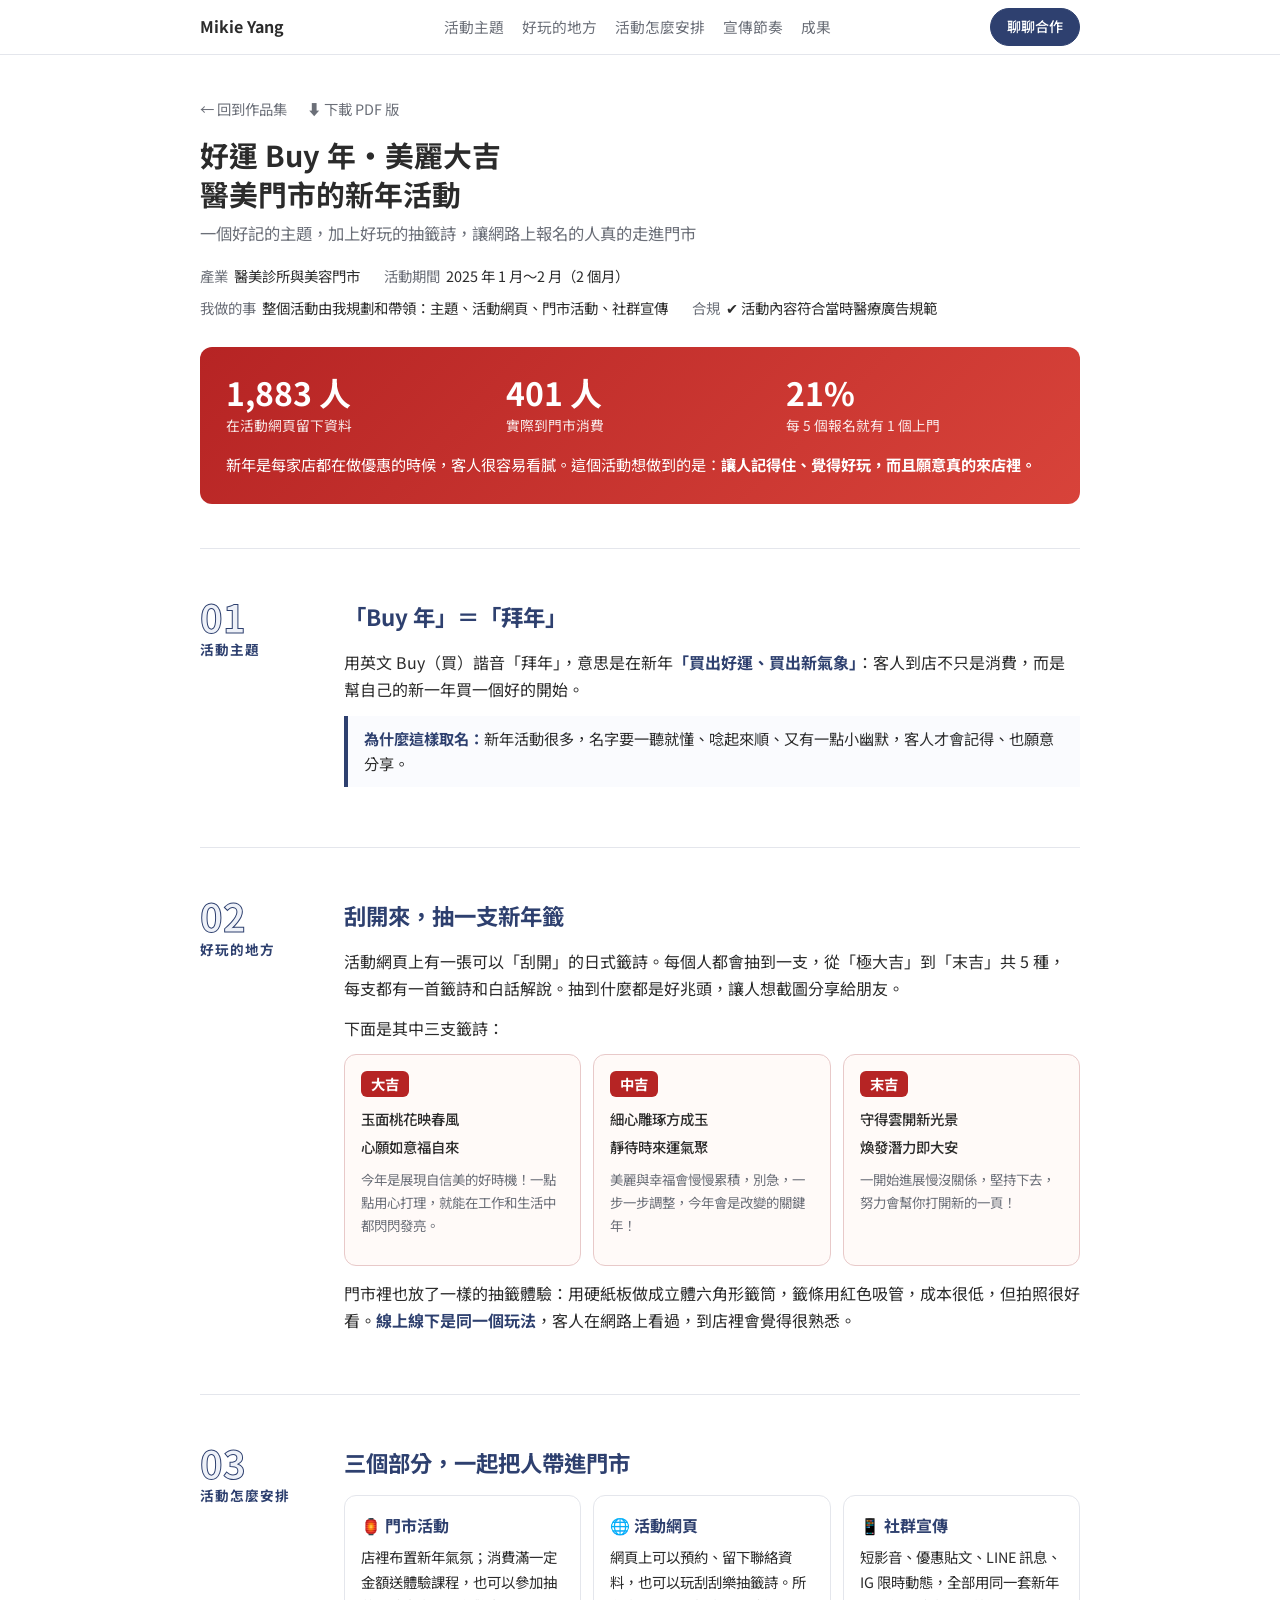
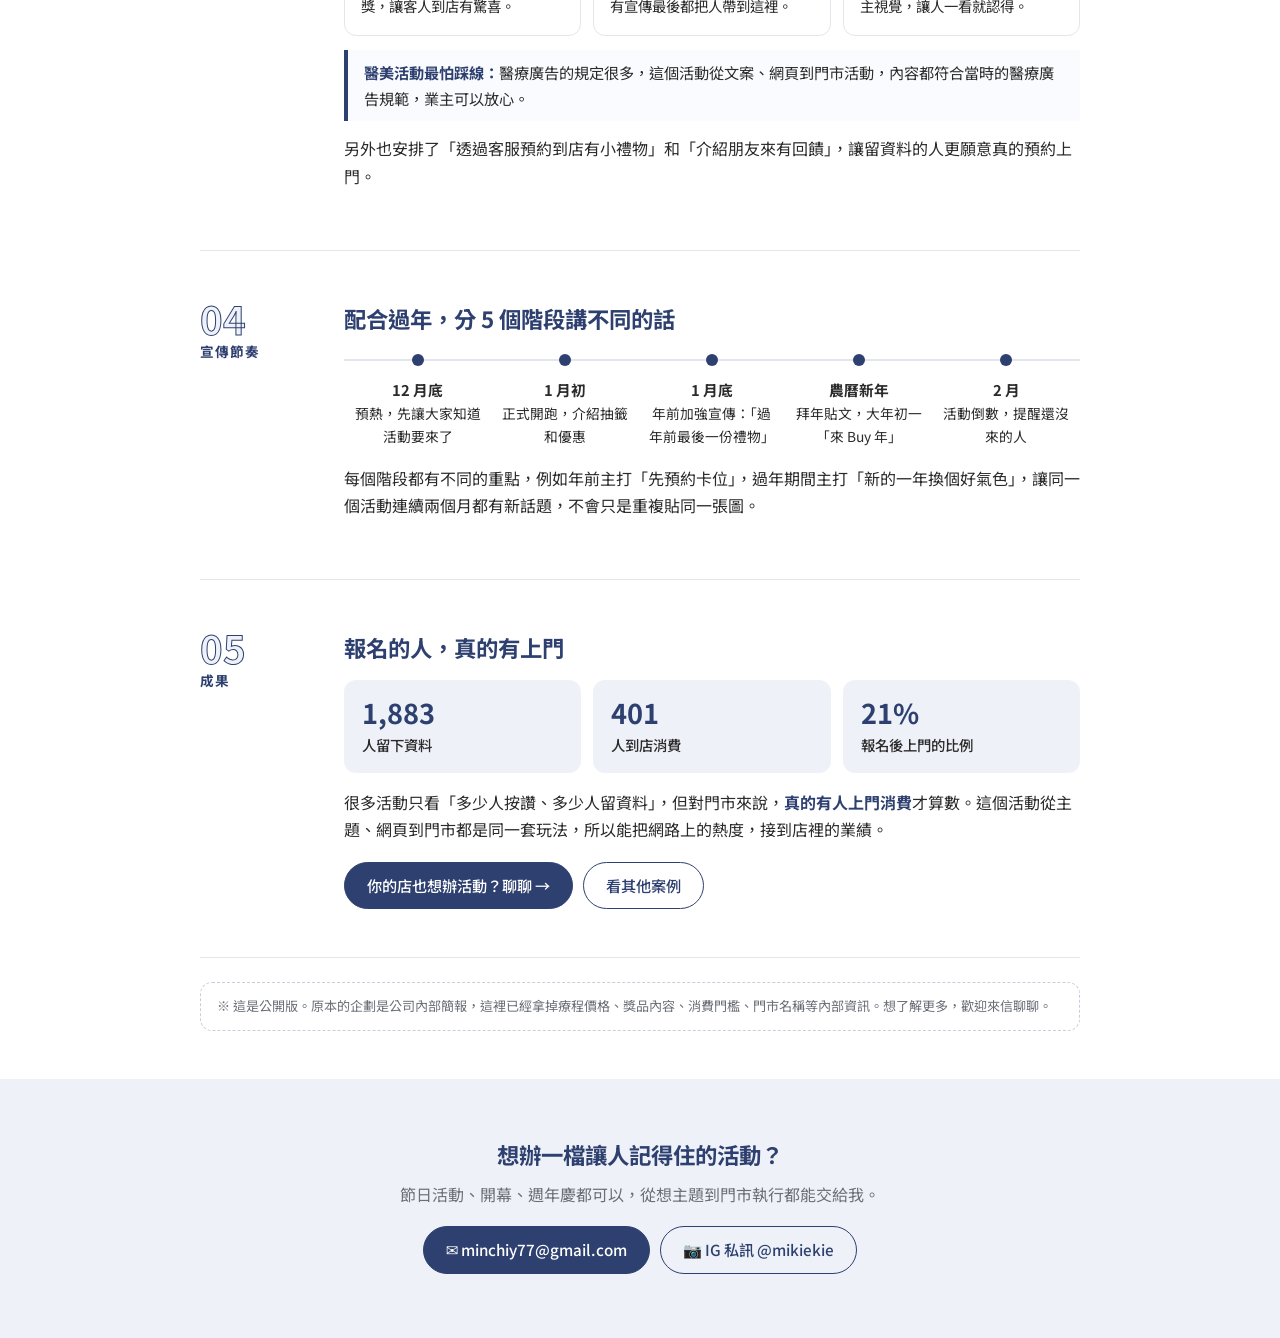
<file: case/newyear.html>
<!DOCTYPE html>
<html lang="zh-TW">
<head>
<meta charset="utf-8">
<meta name="viewport" content="width=device-width, initial-scale=1">
<meta name="robots" content="noindex, nofollow, noarchive, nosnippet, noimageindex">
<title>案例｜好運 Buy 年・美麗大吉 新年活動 — Mikie Yang</title>
<meta name="description" content="用「Buy 年」諧音「拜年」加上刮刮樂抽籤詩，2 個月 1,883 人報名、401 人到店消費。">
<meta property="og:title" content="案例｜好運 Buy 年・美麗大吉 新年活動">
<meta property="og:description" content="一個好記的主題＋好玩的抽籤詩，讓網路上的報名真的變成到店客人。">
<meta property="og:image" content="https://minchiy777.github.io/resume/images/avatar.png">
<link rel="preconnect" href="https://fonts.googleapis.com">
<link rel="preconnect" href="https://fonts.gstatic.com" crossorigin>
<link href="https://fonts.googleapis.com/css2?family=Noto+Sans+TC:wght@400;500;700&display=swap" rel="stylesheet">
<link rel="stylesheet" href="../style.css">
<style>
  /* 這一頁專用的新年紅 */
  .ny-hero { background: linear-gradient(135deg, #b62424, #d8433a); color: #fff; border-radius: var(--radius); padding: 26px; margin-top: 26px; }
  .ny-hero .nums { display: grid; grid-template-columns: repeat(3, 1fr); gap: 12px; }
  .ny-hero .nums b { display: block; font-size: 2rem; line-height: 1.2; }
  .ny-hero .nums span { font-size: .86rem; opacity: .9; }
  .ny-hero p { margin-top: 14px; font-size: .95rem; }
  .lots { display: grid; grid-template-columns: repeat(3, 1fr); gap: 12px; margin: 10px 0 14px; }
  .lot { border: 1.5px solid #e8c9c9; background: #fffaf8; border-radius: var(--radius); padding: 16px; font-size: .9rem; }
  .lot .lv { display: inline-block; background: var(--highlight); color: #fff; font-weight: 700; border-radius: 6px; padding: 1px 10px; margin-bottom: 8px; }
  .lot .poem { font-weight: 500; line-height: 1.9; margin-bottom: 8px; }
  .lot .ex { color: var(--muted); font-size: .84rem; }
  .parts { display: grid; grid-template-columns: repeat(3, 1fr); gap: 12px; }
  .parts div { border: 1px solid var(--line); border-radius: var(--radius); padding: 16px; font-size: .9rem; }
  .parts h4 { color: var(--accent); margin-bottom: 6px; font-size: 1rem; }
  @media screen and (max-width: 760px) {
    .lots, .parts { grid-template-columns: 1fr; }
    .ny-hero .nums b { font-size: 1.4rem; }
  }
</style>
</head>
<body class="case-page">

<nav class="nav">
  <div class="wrap">
    <a class="brand" href="../index.html">Mikie Yang</a>
    <div class="links">
      <a href="#n1">活動主題</a>
      <a href="#n2">好玩的地方</a>
      <a href="#n3">活動怎麼安排</a>
      <a href="#n4">宣傳節奏</a>
      <a href="#n5">成果</a>
    </div>
    <a class="btn" style="padding:6px 16px;font-size:.88rem" href="mailto:minchiy77@gmail.com?subject=合作洽詢（看過新年活動案例）">聊聊合作</a>
  </div>
</nav>

<main class="wrap">

  <header class="case-hero">
    <a class="back no-print" href="../index.html#cases">← 回到作品集</a>
    <a class="back no-print" style="margin-left:16px" href="../Mikie-Yang-Case-NewYear.pdf" rel="nofollow" download>⬇ 下載 PDF 版</a>
    <h1>好運 Buy 年・美麗大吉<br>醫美門市的新年活動</h1>
    <p class="sub">一個好記的主題，加上好玩的抽籤詩，讓網路上報名的人真的走進門市</p>
    <div class="meta-row">
      <span><b>產業</b>醫美診所與美容門市</span>
      <span><b>活動期間</b>2025 年 1 月～2 月（2 個月）</span>
      <span><b>我做的事</b>整個活動由我規劃和帶領：主題、活動網頁、門市活動、社群宣傳</span>
      <span><b>合規</b>✔ 活動內容符合當時醫療廣告規範</span>
    </div>

    <div class="ny-hero">
      <div class="nums">
        <div><b>1,883 人</b><span>在活動網頁留下資料</span></div>
        <div><b>401 人</b><span>實際到門市消費</span></div>
        <div><b>21%</b><span>每 5 個報名就有 1 個上門</span></div>
      </div>
      <p>新年是每家店都在做優惠的時候，客人很容易看膩。這個活動想做到的是：<strong>讓人記得住、覺得好玩，而且願意真的來店裡。</strong></p>
    </div>
  </header>

  <!-- 01 -->
  <section id="n1" style="margin-top:36px">
    <div class="ch">
      <div class="no">01<small>活動主題</small></div>
      <div>
        <h2>「Buy 年」＝「拜年」</h2>
        <p>用英文 Buy（買）諧音「拜年」，意思是在新年<strong class="n">「買出好運、買出新氣象」</strong>：客人到店不只是消費，而是幫自己的新一年買一個好的開始。</p>
        <p class="insight"><b>為什麼這樣取名：</b>新年活動很多，名字要一聽就懂、唸起來順、又有一點小幽默，客人才會記得、也願意分享。</p>
      </div>
    </div>
  </section>

  <!-- 02 -->
  <section id="n2">
    <div class="ch">
      <div class="no">02<small>好玩的地方</small></div>
      <div>
        <h2>刮開來，抽一支新年籤</h2>
        <p>活動網頁上有一張可以「刮開」的日式籤詩。每個人都會抽到一支，從「極大吉」到「末吉」共 5 種，每支都有一首籤詩和白話解說。抽到什麼都是好兆頭，讓人想截圖分享給朋友。</p>
        <p>下面是其中三支籤詩：</p>
        <div class="lots">
          <div class="lot">
            <span class="lv">大吉</span>
            <p class="poem">玉面桃花映春風<br>心願如意福自來</p>
            <p class="ex">今年是展現自信美的好時機！一點點用心打理，就能在工作和生活中都閃閃發亮。</p>
          </div>
          <div class="lot">
            <span class="lv">中吉</span>
            <p class="poem">細心雕琢方成玉<br>靜待時來運氣聚</p>
            <p class="ex">美麗與幸福會慢慢累積，別急，一步一步調整，今年會是改變的關鍵年！</p>
          </div>
          <div class="lot">
            <span class="lv">末吉</span>
            <p class="poem">守得雲開新光景<br>煥發潛力即大安</p>
            <p class="ex">一開始進展慢沒關係，堅持下去，努力會幫你打開新的一頁！</p>
          </div>
        </div>
        <p>門市裡也放了一樣的抽籤體驗：用硬紙板做成立體六角形籤筒，籤條用紅色吸管，成本很低，但拍照很好看。<strong class="n">線上線下是同一個玩法</strong>，客人在網路上看過，到店裡會覺得很熟悉。</p>
      </div>
    </div>
  </section>

  <!-- 03 -->
  <section id="n3">
    <div class="ch">
      <div class="no">03<small>活動怎麼安排</small></div>
      <div>
        <h2>三個部分，一起把人帶進門市</h2>
        <div class="parts">
          <div>
            <h4>🏮 門市活動</h4>
            店裡布置新年氣氛；消費滿一定金額送體驗課程，也可以參加抽獎，讓客人到店有驚喜。
          </div>
          <div>
            <h4>🌐 活動網頁</h4>
            網頁上可以預約、留下聯絡資料，也可以玩刮刮樂抽籤詩。所有宣傳最後都把人帶到這裡。
          </div>
          <div>
            <h4>📱 社群宣傳</h4>
            短影音、優惠貼文、LINE 訊息、IG 限時動態，全部用同一套新年主視覺，讓人一看就認得。
          </div>
        </div>
        <p class="insight" style="margin-top:14px"><b>醫美活動最怕踩線：</b>醫療廣告的規定很多，這個活動從文案、網頁到門市活動，內容都符合當時的醫療廣告規範，業主可以放心。</p>
        <p style="margin-top:14px">另外也安排了「透過客服預約到店有小禮物」和「介紹朋友來有回饋」，讓留資料的人更願意真的預約上門。</p>
      </div>
    </div>
  </section>

  <!-- 04 -->
  <section id="n4">
    <div class="ch">
      <div class="no">04<small>宣傳節奏</small></div>
      <div>
        <h2>配合過年，分 5 個階段講不同的話</h2>
        <div class="timeline">
          <div><b>12 月底</b>預熱，先讓大家知道活動要來了</div>
          <div><b>1 月初</b>正式開跑，介紹抽籤和優惠</div>
          <div><b>1 月底</b>年前加強宣傳：「過年前最後一份禮物」</div>
          <div><b>農曆新年</b>拜年貼文，大年初一「來 Buy 年」</div>
          <div><b>2 月</b>活動倒數，提醒還沒來的人</div>
        </div>
        <p style="margin-top:16px">每個階段都有不同的重點，例如年前主打「先預約卡位」，過年期間主打「新的一年換個好氣色」，讓同一個活動連續兩個月都有新話題，不會只是重複貼同一張圖。</p>
      </div>
    </div>
  </section>

  <!-- 05 -->
  <section id="n5">
    <div class="ch">
      <div class="no">05<small>成果</small></div>
      <div>
        <h2>報名的人，真的有上門</h2>
        <div class="stats" style="grid-template-columns:repeat(3,1fr)">
          <div class="stat"><b>1,883</b><span>人留下資料</span></div>
          <div class="stat"><b>401</b><span>人到店消費</span></div>
          <div class="stat"><b>21%</b><span>報名後上門的比例</span></div>
        </div>
        <p style="margin-top:16px">很多活動只看「多少人按讚、多少人留資料」，但對門市來說，<strong class="n">真的有人上門消費</strong>才算數。這個活動從主題、網頁到門市都是同一套玩法，所以能把網路上的熱度，接到店裡的業績。</p>
        <div class="btns">
          <a class="btn" href="mailto:minchiy77@gmail.com?subject=合作洽詢（看過新年活動案例）">你的店也想辦活動？聊聊 →</a>
          <a class="btn ghost" href="../index.html#cases">看其他案例</a>
        </div>
      </div>
    </div>
  </section>

  <section style="padding-top:24px">
    <p class="note">※ 這是公開版。原本的企劃是公司內部簡報，這裡已經拿掉療程價格、獎品內容、消費門檻、門市名稱等內部資訊。想了解更多，歡迎來信聊聊。</p>
  </section>

</main>

<footer>
  <h2>想辦一檔讓人記得住的活動？</h2>
  <p>節日活動、開幕、週年慶都可以，從想主題到門市執行都能交給我。</p>
  <div class="btns">
    <a class="btn" href="mailto:minchiy77@gmail.com?subject=合作洽詢">✉️ minchiy77@gmail.com</a>
    <a class="btn ghost" href="https://www.instagram.com/mikiekie/" target="_blank" rel="noopener">📷 IG 私訊 @mikiekie</a>
  </div>
</footer>

</body>
</html>
</file>
<file: style.css>
/* ============ 想改配色、字體、寬度，只要改這一區 ============ */
:root {
  --accent: #2e406f;      /* 主色（深藍）：標題、重點數字 */
  --accent-soft: #eef1f8; /* 淡藍底：數字卡片、標籤 */
  --highlight: #b62424;   /* 強調色（紅）：只用在少數重點 */
  --text: #2b2b2b;
  --muted: #6b6f78;
  --line: #e4e6ec;
  --bg: #ffffff;
  --max-width: 920px;
  --radius: 12px;
}
/* ============================================================ */

* { box-sizing: border-box; }
html { scroll-behavior: smooth; }
[id] { scroll-margin-top: 70px; }
body {
  margin: 0; background: var(--bg); color: var(--text);
  font-family: "Noto Sans TC", "PingFang TC", "Microsoft JhengHei", system-ui, sans-serif;
  font-size: 16px; line-height: 1.7; -webkit-font-smoothing: antialiased;
}
.wrap { max-width: var(--max-width); margin: 0 auto; padding: 0 20px; }
img { max-width: 100%; display: block; }
a { color: var(--accent); }
ul { margin: 0; padding-left: 1.2em; }
li { margin: 4px 0; }
h1, h2, h3, h4, p { margin: 0; }

section { padding: 48px 0; border-top: 1px solid var(--line); }
section.first { border-top: none; padding-top: 40px; }
h2 { font-size: 1.4rem; color: var(--accent); margin-bottom: 8px; display: flex; align-items: baseline; gap: 10px; flex-wrap: wrap; }
h2 small { font-size: .85rem; font-weight: 400; color: var(--muted); letter-spacing: .04em; }
h3 { font-size: 1.05rem; margin-bottom: 6px; }
.lead { color: var(--muted); margin-bottom: 24px; }
strong.n { color: var(--accent); }

/* ---- Top nav ---- */
.nav { position: sticky; top: 0; z-index: 10; background: rgba(255,255,255,.94); backdrop-filter: blur(6px); border-bottom: 1px solid var(--line); }
.nav .wrap { display: flex; align-items: center; justify-content: space-between; height: 54px; gap: 12px; }
.nav .brand { font-weight: 700; color: var(--text); text-decoration: none; white-space: nowrap; }
.nav .links { display: flex; gap: 18px; font-size: .92rem; overflow-x: auto; }
.nav .links a { color: var(--muted); text-decoration: none; white-space: nowrap; }
.nav .links a:hover { color: var(--accent); }

/* ---- Buttons ---- */
.btn { display: inline-block; padding: 10px 22px; background: var(--accent); color: #fff; border-radius: 999px; text-decoration: none; font-size: .95rem; font-weight: 500; border: 1.5px solid var(--accent); }
.btn:hover { opacity: .88; }
.btn.ghost { background: transparent; color: var(--accent); }
.btns { display: flex; flex-wrap: wrap; gap: 10px; margin-top: 18px; }

/* ---- Hero ---- */
.hero { display: flex; gap: 30px; align-items: center; }
.hero img.avatar { width: 136px; height: 136px; border-radius: 50%; object-fit: cover; flex: none; border: 3px solid var(--accent-soft); }
.hero h1 { font-size: 1.95rem; line-height: 1.3; }
.hero .role { color: var(--accent); font-weight: 700; margin: 4px 0 10px; font-size: 1.05rem; }
.hero .tagline { font-size: 1.15rem; font-weight: 700; line-height: 1.5; margin-bottom: 8px; }
.hero .intro { color: var(--muted); font-size: .96rem; }
.contact { display: flex; flex-wrap: wrap; gap: 6px 20px; margin-top: 12px; font-size: .92rem; color: var(--muted); }
.contact a { color: var(--muted); text-decoration: none; }
.contact a:hover { color: var(--accent); }
.strip { display: grid; grid-template-columns: repeat(3, 1fr); gap: 10px; margin-top: 30px; }
.strip img { width: 100%; aspect-ratio: 4 / 3; object-fit: cover; border-radius: var(--radius); background: var(--accent-soft); }

/* ---- Stats ---- */
.stats { display: grid; grid-template-columns: repeat(4, 1fr); gap: 12px; }
.stat { background: var(--accent-soft); border-radius: var(--radius); padding: 16px 18px; }
.stat b { display: block; font-size: 1.7rem; line-height: 1.2; color: var(--accent); }
.stat span { display: block; font-size: .9rem; margin-top: 4px; font-weight: 500; }
.stat em { display: block; font-style: normal; font-size: .8rem; color: var(--muted); margin-top: 2px; }

/* ---- Services ---- */
.services { display: grid; grid-template-columns: repeat(3, 1fr); gap: 14px; }
.svc { border: 1px solid var(--line); border-radius: var(--radius); padding: 18px; display: flex; flex-direction: column; }
.svc .ic { font-size: 1.5rem; line-height: 1; margin-bottom: 10px; }
.svc h3 { color: var(--accent); }
.svc p { font-size: .9rem; color: var(--muted); }
.svc .fit { font-size: .84rem; margin-top: 10px; }
.svc .fit b { color: var(--text); }
.svc .proof { margin-top: auto; padding-top: 12px; font-size: .84rem; font-weight: 700; color: var(--accent); }
.svc .proof a { text-decoration: none; }
.svc.cta { background: var(--accent); border-color: var(--accent); color: #fff; justify-content: center; }
.svc.cta h3, .svc.cta p { color: #fff; }
.svc.cta .btn { background: #fff; color: var(--accent); border-color: #fff; align-self: flex-start; margin-top: 14px; }

/* ---- Featured case ---- */
.feature { display: grid; grid-template-columns: 220px 1fr; gap: 26px; border: 1px solid var(--line); border-radius: var(--radius); padding: 22px; background: linear-gradient(180deg, #fafbfe, #fff); }
.feature img { width: 100%; aspect-ratio: 1 / 1; object-fit: cover; border-radius: 10px; background: var(--accent-soft); }
.tag { display: inline-block; font-size: .78rem; background: var(--accent-soft); color: var(--accent); border-radius: 999px; padding: 2px 10px; margin: 0 6px 8px 0; font-weight: 500; }
.feature h3 { font-size: 1.2rem; margin-bottom: 4px; }
.feature .sub { color: var(--muted); font-size: .92rem; margin-bottom: 12px; }
.steps3 { display: grid; grid-template-columns: repeat(3, 1fr); gap: 12px; margin: 6px 0 4px; }
.steps3 div { font-size: .88rem; }
.steps3 b { display: block; color: var(--accent); font-size: .82rem; letter-spacing: .05em; margin-bottom: 2px; }
.result { margin-top: 12px; font-weight: 700; color: var(--accent); }

.cases { display: grid; grid-template-columns: repeat(2, 1fr); gap: 16px; margin-top: 16px; }
.case { border: 1px solid var(--line); border-radius: var(--radius); overflow: hidden; display: flex; flex-direction: column; }
.case img { width: 100%; aspect-ratio: 16 / 9; object-fit: cover; background: var(--accent-soft); }
.case .body { padding: 16px 18px 18px; display: flex; flex-direction: column; flex: 1; }
.case h3 { margin-bottom: 2px; }
.case h4 { font-size: .9rem; color: var(--muted); font-weight: 500; margin-bottom: 8px; }
.case p { font-size: .9rem; }
.case .kpi { display: flex; gap: 18px; margin-top: auto; padding-top: 12px; }
.case .kpi div b { display: block; font-size: 1.3rem; color: var(--accent); line-height: 1.2; }
.case .kpi div span { font-size: .78rem; color: var(--muted); }
.case .more { margin-top: 10px; font-size: .88rem; font-weight: 500; text-decoration: none; }
.role-line { font-size: .82rem; color: var(--muted); margin-bottom: 8px; }
.role-line b { color: var(--text); font-weight: 500; }

/* ---- Video ---- */
.cards { display: grid; grid-template-columns: repeat(4, 1fr); gap: 14px; }
.vcard { border: 1px solid var(--line); border-radius: var(--radius); padding: 12px; text-decoration: none; color: inherit; transition: box-shadow .15s, transform .15s; display: flex; flex-direction: column; }
.vcard:hover, .product:hover { box-shadow: 0 6px 18px rgba(46,64,111,.12); transform: translateY(-2px); }
.vcard img { width: 100%; aspect-ratio: 3 / 4; object-fit: cover; border-radius: 8px; background: var(--accent-soft); margin-bottom: 10px; }
.vcard h3 { font-size: .98rem; }
.vcard p { font-size: .85rem; color: var(--muted); }
.vcard .num { margin-top: auto; padding-top: 8px; font-size: .86rem; font-weight: 700; color: var(--accent); }
.film { display: grid; grid-template-columns: 1fr 1.5fr; gap: 26px; align-items: center; margin-top: 22px; border: 1px solid var(--line); border-radius: var(--radius); padding: 18px; }
.film h3 { color: var(--accent); }
.film p { font-size: .9rem; color: var(--muted); }
.video { position: relative; aspect-ratio: 16 / 9; border-radius: 10px; overflow: hidden; background: #000; }
.video iframe { position: absolute; inset: 0; width: 100%; height: 100%; border: 0; }

/* ---- Graphics ---- */
.gal-grid { display: grid; grid-template-columns: repeat(2, 1fr); gap: 32px 28px; }
.gal h3 { color: var(--accent); }
.gal p { font-size: .9rem; color: var(--muted); margin-bottom: 12px; }
.gal .imgs { display: grid; grid-template-columns: repeat(2, 1fr); gap: 10px; }
.gal .imgs img { width: 100%; aspect-ratio: 1 / 1; object-fit: cover; border-radius: 8px; background: var(--accent-soft); }

/* ---- Process ---- */
.process { display: grid; grid-template-columns: repeat(4, 1fr); gap: 12px; counter-reset: s; }
.process div { background: var(--accent-soft); border-radius: var(--radius); padding: 16px; font-size: .88rem; }
.process div::before { counter-increment: s; content: "0" counter(s); display: block; font-weight: 700; color: var(--accent); font-size: 1.2rem; }
.process b { display: block; font-size: .98rem; margin-bottom: 4px; }
.modes { display: grid; grid-template-columns: repeat(3, 1fr); gap: 12px; margin-top: 14px; }
.modes div { border: 1px dashed #c7cdda; border-radius: var(--radius); padding: 14px 16px; font-size: .88rem; color: var(--muted); }
.modes b { display: block; color: var(--text); font-size: .96rem; }

/* ---- Experience ---- */
.cols-2 { display: grid; grid-template-columns: 1.4fr 1fr; gap: 34px; }
.job { padding: 0 0 18px 20px; border-left: 2px solid var(--line); position: relative; margin-left: 4px; }
.job:last-child { padding-bottom: 0; }
.job::before { content: ""; position: absolute; left: -7px; top: 7px; width: 12px; height: 12px; border-radius: 50%; background: var(--accent); }
.job h3 { font-size: 1rem; margin-bottom: 0; }
.job .meta { color: var(--muted); font-size: .86rem; }
.job p { font-size: .88rem; margin-top: 2px; }
.plain { list-style: none; padding: 0; font-size: .92rem; }
.plain li { margin: 5px 0; }
.side h3 { color: var(--accent); margin: 0 0 6px; }
.side h3 + * { margin-bottom: 22px; }
.side p { font-size: .92rem; }
.side p span { display: block; color: var(--muted); font-size: .84rem; }

footer { text-align: center; padding: 56px 20px 64px; background: var(--accent-soft); }
footer h2 { justify-content: center; }
footer p { color: var(--muted); }
footer .btns { justify-content: center; }

/* ---- Case page ---- */
.case-hero { padding: 40px 0 8px; }
.case-hero .back { font-size: .9rem; text-decoration: none; color: var(--muted); }
.case-hero h1 { font-size: 1.8rem; line-height: 1.35; margin: 14px 0 6px; }
.case-hero .sub { color: var(--muted); font-size: 1.02rem; }
.meta-row { display: flex; flex-wrap: wrap; gap: 8px 24px; margin-top: 16px; font-size: .9rem; }
.meta-row span b { color: var(--muted); font-weight: 400; margin-right: 6px; }
.big-result { display: grid; grid-template-columns: 220px 1fr; gap: 26px; align-items: center; margin-top: 26px; background: var(--accent-soft); border-radius: var(--radius); padding: 22px; }
.big-result img { border-radius: 10px; background: #fff; }
.big-result .nums { display: grid; grid-template-columns: repeat(3, 1fr); gap: 12px; }
.big-result .nums b { display: block; font-size: 2rem; color: var(--accent); line-height: 1.2; }
.big-result .nums span { font-size: .86rem; color: var(--muted); }
.big-result p { margin-top: 14px; font-size: .95rem; }
.ch { display: grid; grid-template-columns: 120px 1fr; gap: 24px; }
.ch .no { font-size: 2.4rem; font-weight: 700; color: var(--accent-soft); -webkit-text-stroke: 1px var(--accent); line-height: 1; }
.ch .no small { display: block; -webkit-text-stroke: 0; color: var(--accent); font-size: .85rem; letter-spacing: .08em; margin-top: 8px; }
.ch h2 { margin-bottom: 14px; }
.ch p { margin-bottom: 12px; }
.vs { display: grid; grid-template-columns: 1fr 1fr; gap: 14px; margin: 8px 0 14px; }
.vs > div { border-radius: var(--radius); padding: 16px 18px; font-size: .92rem; }
.vs .old { background: #f5f5f6; color: #555; }
.vs .new { background: var(--accent-soft); }
.vs h4 { font-size: .95rem; margin-bottom: 6px; }
.vs .new h4 { color: var(--accent); }
.insight { border-left: 4px solid var(--accent); padding: 10px 16px; background: #fafbfe; font-size: .95rem; margin: 6px 0 14px; }
.insight b { color: var(--accent); }
.find { display: grid; grid-template-columns: repeat(3, 1fr); gap: 12px; margin-bottom: 14px; }
.find div { border: 1px solid var(--line); border-radius: var(--radius); padding: 14px; font-size: .88rem; }
.find div b { display: block; color: var(--accent); margin-bottom: 4px; font-size: .92rem; }
.pillars { display: grid; grid-template-columns: repeat(3, 1fr); gap: 12px; }
.pillars div { border-radius: var(--radius); padding: 16px; font-size: .86rem; color: var(--muted); border: 1px solid var(--line); }
.pillars div.main { background: var(--accent); color: #dfe5f3; border-color: var(--accent); }
.pillars b { display: block; font-size: 1.05rem; color: var(--text); margin-bottom: 6px; }
.pillars div.main b { color: #fff; }
.copy { display: flex; flex-direction: column; gap: 8px; margin: 10px 0; }
.copy span { display: inline-block; align-self: flex-start; border: 1px solid var(--line); border-radius: 8px; padding: 6px 14px; font-weight: 500; }
.copy span.k { font-size: 1.15rem; color: var(--accent); border-color: var(--accent); }
.tracks { display: grid; grid-template-columns: repeat(2, 1fr); gap: 12px; }
.tracks div { border: 1px solid var(--line); border-radius: var(--radius); padding: 16px; font-size: .9rem; }
.tracks h4 { color: var(--accent); margin-bottom: 6px; font-size: .98rem; }
.timeline { display: grid; grid-template-columns: repeat(5, 1fr); gap: 0; margin-top: 8px; }
.timeline div { position: relative; padding: 26px 8px 0; text-align: center; font-size: .86rem; }
.timeline div::before { content: ""; position: absolute; top: 8px; left: 0; right: 0; height: 2px; background: var(--line); }
.timeline div::after { content: ""; position: absolute; top: 3px; left: 50%; margin-left: -6px; width: 12px; height: 12px; border-radius: 50%; background: var(--accent); }
.timeline b { display: block; font-size: .92rem; }
.note { font-size: .82rem; color: var(--muted); border: 1px dashed #c7cdda; border-radius: var(--radius); padding: 12px 16px; }

/* ---- Mobile ---- */
@media screen and (max-width: 760px) {
  .nav .links { display: none; }
  .hero { flex-direction: column; text-align: center; }
  .contact, .btns { justify-content: center; }
  .stats { grid-template-columns: repeat(2, 1fr); }
  .services, .cards, .cases, .gal-grid, .process, .modes, .cols-2, .film, .feature, .steps3,
  .big-result, .ch, .vs, .find, .pillars, .tracks { grid-template-columns: 1fr; }
  .feature img { max-width: 220px; }
  .big-result .nums { grid-template-columns: repeat(3, 1fr); }
  .big-result .nums b { font-size: 1.4rem; }
  .timeline { grid-template-columns: 1fr; }
  .timeline div { text-align: left; padding: 0 0 14px 26px; }
  .timeline div::before { top: 0; bottom: 0; left: 5px; right: auto; width: 2px; height: auto; }
  .timeline div::after { top: 5px; left: 0; margin-left: 0; }
  .ch .no { font-size: 1.8rem; }
  section { padding: 36px 0; }
}

/* ---- Print / PDF ---- */
.print-only { display: none; }
@page { size: A4; margin: 12mm 12mm 14mm; }
@media print {
  html, body { font-size: 13px; -webkit-print-color-adjust: exact; print-color-adjust: exact; }
  .wrap { max-width: none; padding: 0; }
  .nav, .no-print, .video { display: none !important; }
  .print-only { display: block; }
  section { padding: 22px 0; }
  section.first { padding-top: 0; }
  .lead { margin-bottom: 14px; }
  .strip { margin-top: 16px; }
  .vcard img { aspect-ratio: 4 / 5; }
  .film { grid-template-columns: 1fr; }
  .stat, .svc, .feature, .case, .vcard, .film, .gal, .process div, .modes div, .job,
  .vs > div, .find div, .pillars div, .tracks div, .big-result, .insight, .timeline { break-inside: avoid; page-break-inside: avoid; }
  h2, h3 { break-after: avoid; page-break-after: avoid; }
  #services, #cases, #graphics { break-before: page; page-break-before: always; }
  footer { padding: 26px 20px; break-inside: avoid; }
  .case-page footer, .case-page .ch .btns { display: none; }
  .case-page section { padding: 16px 0; }
  a { text-decoration: none; }
  /* 浮水印：每一頁都會重複出現 */
  body::after { content: ""; position: fixed; top: 0; left: 0; right: 0; bottom: 0; z-index: 9999; pointer-events: none;
    background: url("data:image/svg+xml;charset=utf-8,%3Csvg%20xmlns%3D%22http%3A//www.w3.org/2000/svg%22%20width%3D%22380%22%20height%3D%22260%22%3E%3Ctext%20x%3D%22190%22%20y%3D%22130%22%20text-anchor%3D%22middle%22%20transform%3D%22rotate%28-28%20190%20130%29%22%20font-family%3D%22Noto%20Sans%20TC%2C%20PingFang%20TC%2C%20Microsoft%20JhengHei%2C%20sans-serif%22%20font-size%3D%2217%22%20font-weight%3D%22700%22%20fill%3D%22%232e406f%22%20fill-opacity%3D%220.10%22%3EMikie%20Yang%EF%BD%9C%E5%83%85%E4%BE%9B%E5%90%88%E4%BD%9C%E8%A9%95%E4%BC%B0%E3%83%BB%E8%AB%8B%E5%8B%BF%E8%BD%89%E7%94%A8%3C/text%3E%3C/svg%3E") repeat; }
}
</file>
